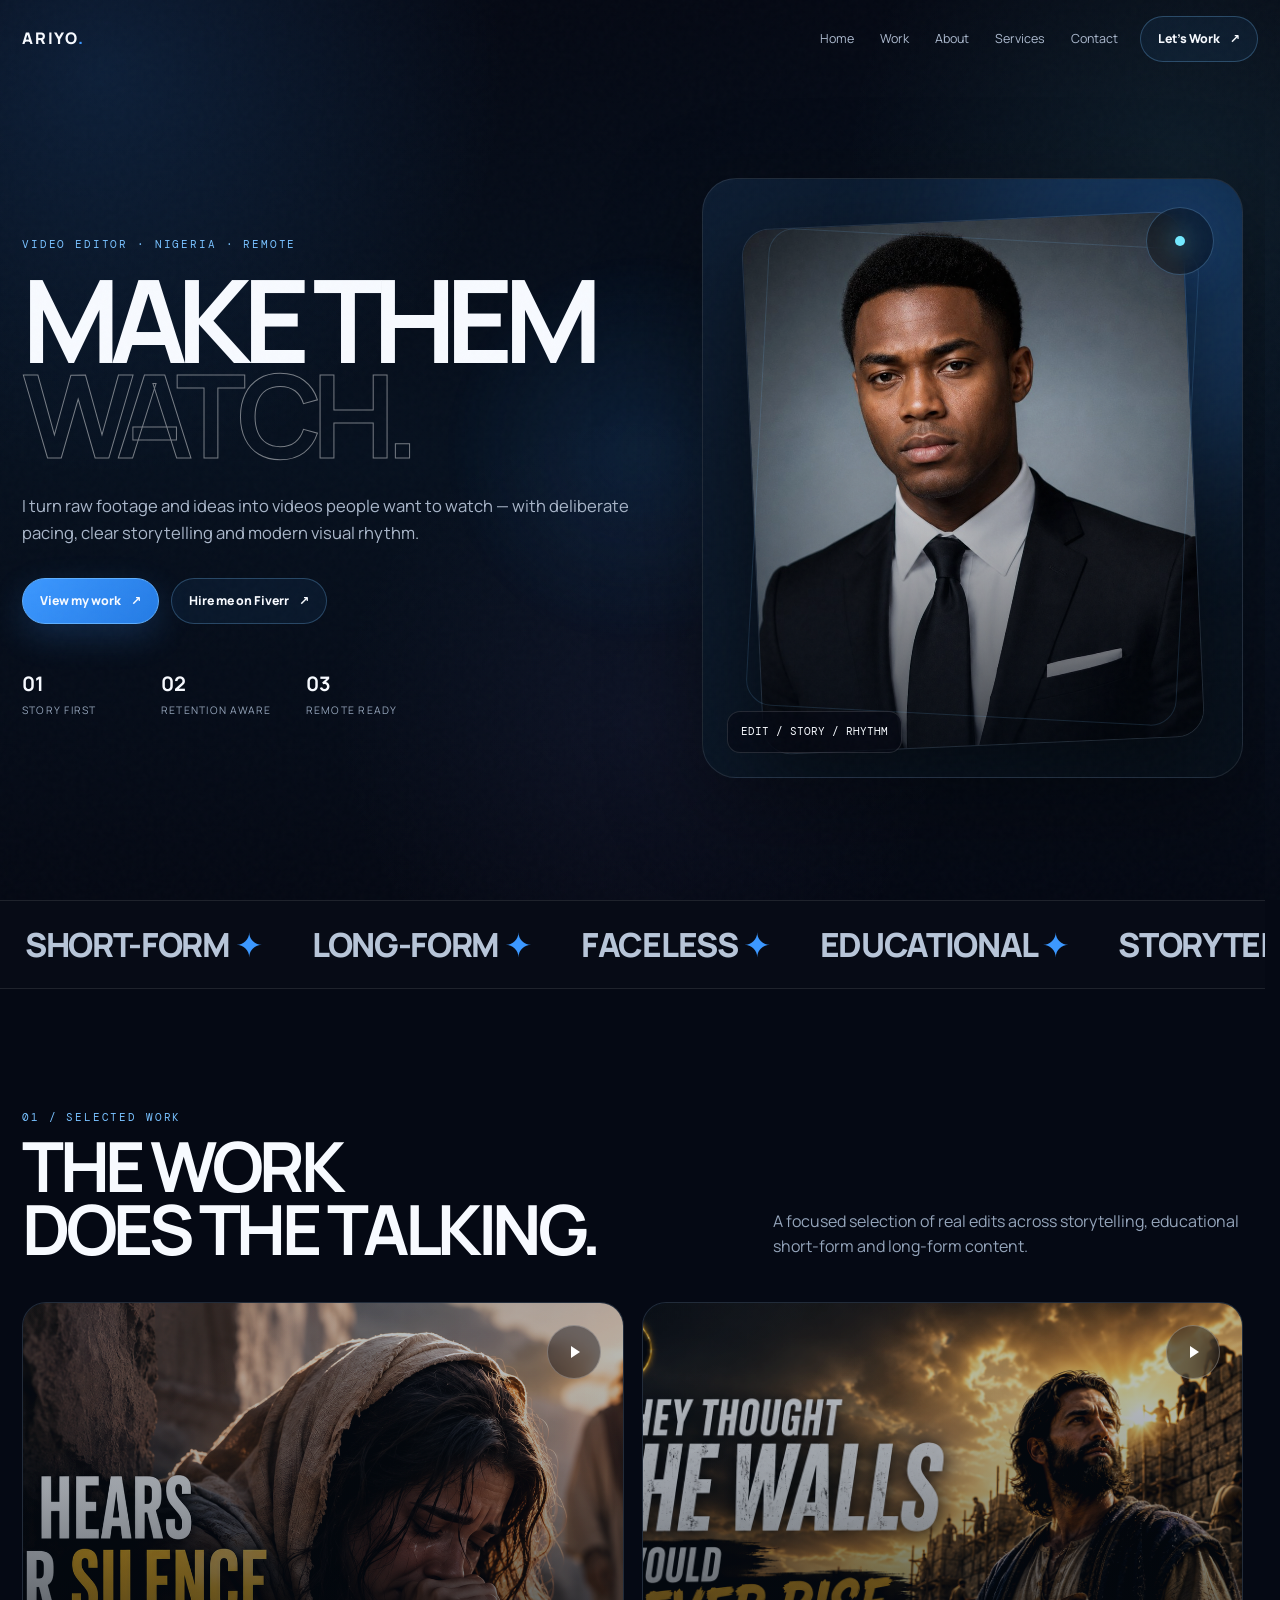
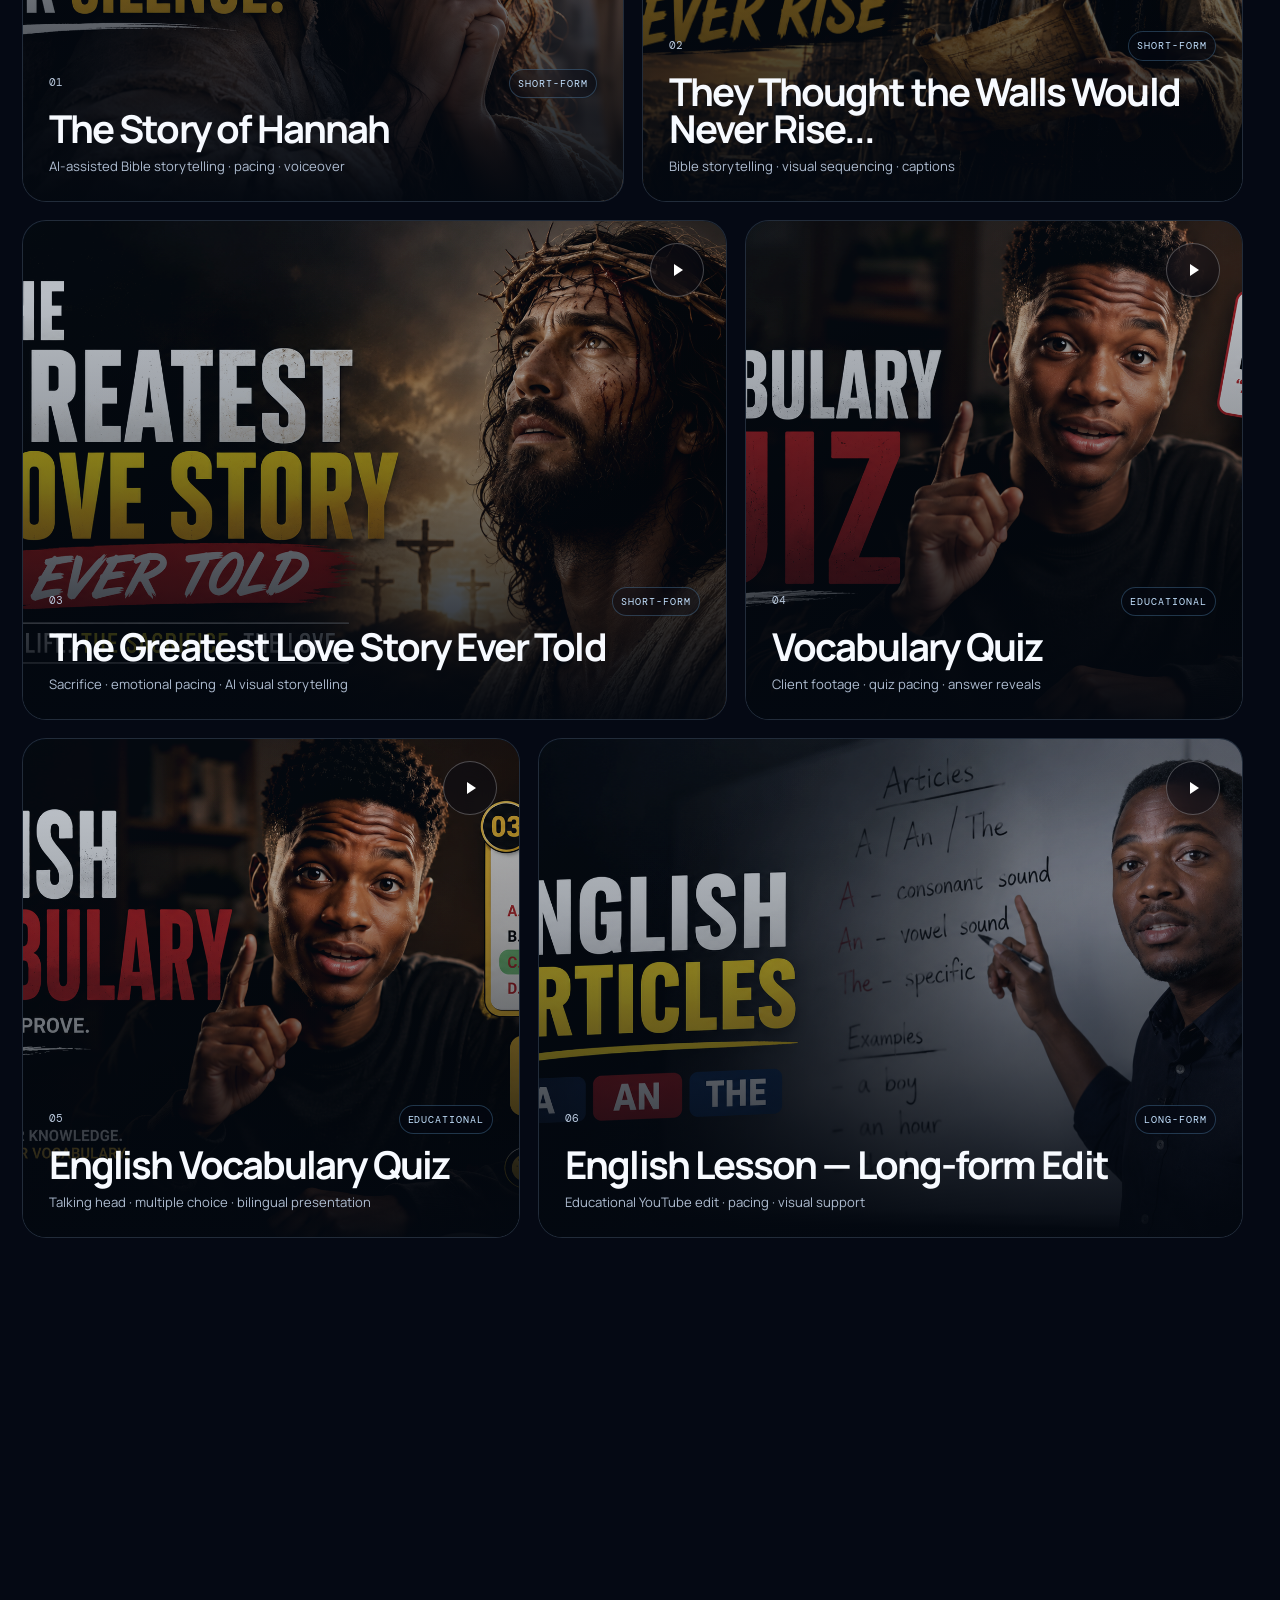
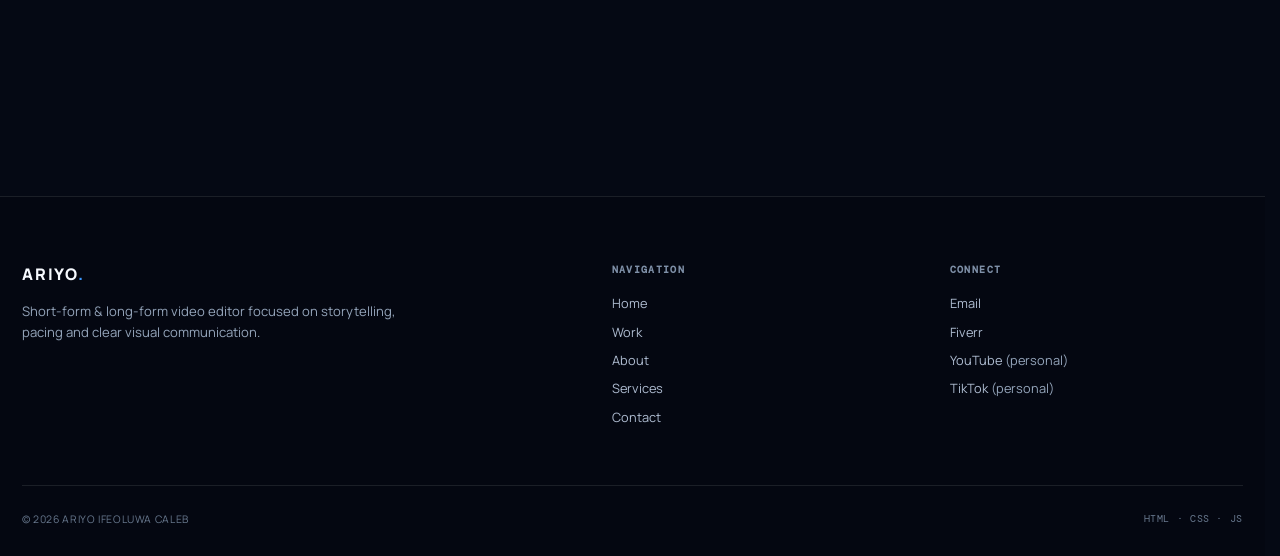
<file: index.html>
<!doctype html><html lang="en"><head><meta charset="utf-8"><meta name="viewport" content="width=device-width,initial-scale=1,viewport-fit=cover"><meta name="theme-color" content="#050914"><meta name="color-scheme" content="dark"><meta property="og:type" content="website">
<meta property="og:title" content="ARIYO — Video Editor">
<meta property="og:description" content="Short-form & long-form video editor focused on storytelling, pacing and visual communication.">
<meta property="og:image" content="https://caleb-ariyo-portfolio.vercel.app/assets/images/profile.jpg">
<meta property="og:url" content="https://caleb-ariyo-portfolio.vercel.app/">
<meta name="twitter:card" content="summary_large_image">
<meta name="twitter:title" content="ARIYO — Video Editor">
<meta name="twitter:description" content="Short-form & long-form video editor focused on storytelling, pacing and visual communication.">
<meta name="twitter:image" content="https://caleb-ariyo-portfolio.vercel.app/assets/images/profile.jpg">
<meta property="og:site_name" content="ARIYO">
<meta name="description" content="ARIYO is a video editor specializing in short-form, long-form, educational and storytelling content.">
<meta name="google-site-verification" content="ZzKZDsliS83FqBaggAQX-ZLOka5H_cVyRtpYqv3b1DQ">
<link rel="icon" href="/assets/images/favicon.svg"><link rel="stylesheet" href="/assets/css/style.css"><title>ARIYO — Video Editor Portfolio</title><script defer src="https://cdn.vercel-insights.com/v1/script.js"></script></head><body><a class="skip" href="#main">Skip to content</a><div class="progress"></div><div class="cursor-glow"></div><div class="noise"></div><div class="page-loading"><div class="loader" aria-label="Loading"></div></div><header class="site-header"><div class="container nav"><a class="brand" href="/">ARIYO<span>.</span></a><button class="menu-btn" aria-label="Open navigation" aria-expanded="false"></button><nav class="nav-links" aria-label="Primary navigation"><a class="active" href="/">Home</a><a class="" href="/work/">Work</a><a class="" href="/about/">About</a><a class="" href="/services/">Services</a><a class="" href="/contact/">Contact</a></nav><a class="nav-cta" href="/contact/">Let's Work <span>↗</span></a></div></header><main id="main">
<section class="hero"><div class="container hero-grid"><div class="reveal"><div class="eyebrow">Video Editor · Nigeria · Remote</div><h1>MAKE THEM <span class="outline">WATCH.</span></h1><p class="hero-copy">I turn raw footage and ideas into videos people want to watch — with deliberate pacing, clear storytelling and modern visual rhythm.</p><div class="actions"><a class="btn primary magnetic" href="/work/">View my work <span class="arrow">↗</span></a><a class="btn magnetic" href="https://www.fiverr.com/caleb_ariyo" target="_blank" rel="noopener">Hire me on Fiverr <span class="arrow">↗</span></a></div><div class="hero-meta"><div class="stat"><strong>01</strong><span>Story first</span></div><div class="stat"><strong>02</strong><span>Retention aware</span></div><div class="stat"><strong>03</strong><span>Remote ready</span></div></div></div><div class="hero-visual reveal" data-tilt><div class="portrait-wrap"><img src="/assets/images/profile.jpg" alt="Ariyo Ifeoluwa Caleb" width="1000" height="1000" fetchpriority="high"><div class="portrait-shade"></div></div><div class="hero-orbit" aria-hidden="true"></div><div class="hero-badge mono">EDIT / STORY / RHYTHM</div></div></div></section>
<div class="marquee" aria-label="Services"><div class="marquee-track"><span>SHORT-FORM <b>✦</b></span><span>LONG-FORM <b>✦</b></span><span>FACELESS <b>✦</b></span><span>EDUCATIONAL <b>✦</b></span><span>STORYTELLING <b>✦</b></span><span>SHORT-FORM <b>✦</b></span><span>LONG-FORM <b>✦</b></span><span>FACELESS <b>✦</b></span><span>EDUCATIONAL <b>✦</b></span><span>STORYTELLING <b>✦</b></span></div></div>
<section><div class="container"><div class="section-head reveal"><div><div class="eyebrow">01 / Selected work</div><h2>THE WORK<br>DOES THE TALKING.</h2></div><p>A focused selection of real edits across storytelling, educational short-form and long-form content.</p></div><div class="work-grid"><a class="project-card reveal" data-tilt data-category="short-form faceless" href="/projects/hannah/"><div class="project-media"><img src="/assets/images/hannah.png" alt="The Story of Hannah project still" loading="lazy" width="960"><div class="project-overlay"></div></div><div class="play-indicator" aria-hidden="true"></div><div class="project-info"><div class="project-top"><span class="project-number">01</span><span class="tag">Short-form</span></div><h3>The Story of Hannah</h3><p>AI-assisted Bible storytelling · pacing · voiceover</p></div></a><a class="project-card reveal" data-tilt data-category="short-form faceless" href="/projects/nehemiah/"><div class="project-media"><img src="/assets/images/nehemiah.png" alt="They Thought the Walls Would Never Rise... project still" loading="lazy" width="960"><div class="project-overlay"></div></div><div class="play-indicator" aria-hidden="true"></div><div class="project-info"><div class="project-top"><span class="project-number">02</span><span class="tag">Short-form</span></div><h3>They Thought the Walls Would Never Rise...</h3><p>Bible storytelling · visual sequencing · captions</p></div></a><a class="project-card reveal" data-tilt data-category="short-form faceless" href="/projects/jesus-love/"><div class="project-media"><img src="/assets/images/jesus-love.png" alt="The Greatest Love Story Ever Told project still" loading="lazy" width="960"><div class="project-overlay"></div></div><div class="play-indicator" aria-hidden="true"></div><div class="project-info"><div class="project-top"><span class="project-number">03</span><span class="tag">Short-form</span></div><h3>The Greatest Love Story Ever Told</h3><p>Sacrifice · emotional pacing · AI visual storytelling</p></div></a><a class="project-card reveal" data-tilt data-category="short-form educational" href="/projects/quiz-1/"><div class="project-media"><img src="/assets/images/quiz-1.png" alt="Vocabulary Quiz project still" loading="lazy" width="960"><div class="project-overlay"></div></div><div class="play-indicator" aria-hidden="true"></div><div class="project-info"><div class="project-top"><span class="project-number">04</span><span class="tag">Educational</span></div><h3>Vocabulary Quiz</h3><p>Client footage · quiz pacing · answer reveals</p></div></a><a class="project-card reveal" data-tilt data-category="short-form educational" href="/projects/quiz-2/"><div class="project-media"><img src="/assets/images/quiz-2.png" alt="English Vocabulary Quiz project still" loading="lazy" width="960"><div class="project-overlay"></div></div><div class="play-indicator" aria-hidden="true"></div><div class="project-info"><div class="project-top"><span class="project-number">05</span><span class="tag">Educational</span></div><h3>English Vocabulary Quiz</h3><p>Talking head · multiple choice · bilingual presentation</p></div></a><a class="project-card reveal" data-tilt data-category="long-form educational" href="/projects/long-form/"><div class="project-media"><img src="/assets/images/long-form.png" alt="English Lesson — Long-form Edit project still" loading="lazy" width="960"><div class="project-overlay"></div></div><div class="play-indicator" aria-hidden="true"></div><div class="project-info"><div class="project-top"><span class="project-number">06</span><span class="tag">Long-form</span></div><h3>English Lesson — Long-form Edit</h3><p>Educational YouTube edit · pacing · visual support</p></div></a></div></div></section>
<section><div class="container split"><div class="reveal"><div class="eyebrow">02 / My approach</div></div><div class="reveal"><p class="big-copy">Good editing isn't about adding the most effects. It's about knowing <em>when to cut</em>, what to emphasize, and how to make the next second feel worth watching.</p><div class="feature-list"><div class="feature"><div class="num">01</div><div><h3>Story first</h3><p>Every cut should serve the idea, emotion or momentum of the video.</p></div></div><div class="feature"><div class="num">02</div><div><h3>Details matter</h3><p>Captions, sound, visual consistency and pacing all shape the final experience.</p></div></div><div class="feature"><div class="num">03</div><div><h3>Always learning</h3><p>I keep refining my workflow and exploring better ways to turn raw footage into engaging content.</p></div></div></div></div></div></section>
<section><div class="container"><div class="reel-strip"><div class="mini-panel reveal"><div class="eyebrow">SHORT-FORM</div><h3>Built for attention.</h3><p>Fast, clear edits for Reels, TikTok and YouTube Shorts — from talking heads to faceless storytelling.</p></div><div class="mini-panel reveal"><div class="eyebrow">LONG-FORM</div><h3>Built for clarity.</h3><p>Longer lessons and YouTube-style content shaped around structure, pacing and visual support.</p></div></div></div></section>
<section class="cta"><div class="container"><div class="cta-box reveal"><div class="eyebrow">03 / Start a project</div><h2>LET'S MAKE<br>SOMETHING WORTH WATCHING.</h2><a class="btn primary magnetic" href="/contact/">Start a conversation <span class="arrow">↗</span></a></div></div></section></main><footer class="footer"><div class="container"><div class="footer-grid"><div><a class="brand" href="/">ARIYO<span>.</span></a><p>Short-form & long-form video editor focused on storytelling, pacing and clear visual communication.</p></div><div><h4>Navigation</h4><a href="/">Home</a><a href="/work/">Work</a><a href="/about/">About</a><a href="/services/">Services</a><a href="/contact/">Contact</a></div><div><h4>Connect</h4><a href="mailto:cyrilcaleb12@gmail.com">Email</a><a href="https://www.fiverr.com/caleb_ariyo" target="_blank" rel="noopener">Fiverr</a><a href="https://www.youtube.com/@FaithMotives0" target="_blank" rel="noopener">YouTube <span class="muted">(personal)</span></a><a href="https://www.tiktok.com/@faithmotives0" target="_blank" rel="noopener">TikTok <span class="muted">(personal)</span></a></div></div><div class="copyright"><span>© <span data-year></span> ARIYO IFEOLUWA CALEB</span><span class="mono">HTML · CSS · JS</span></div></div></footer><script src="/assets/js/main.js"></script></body></html>
</file>
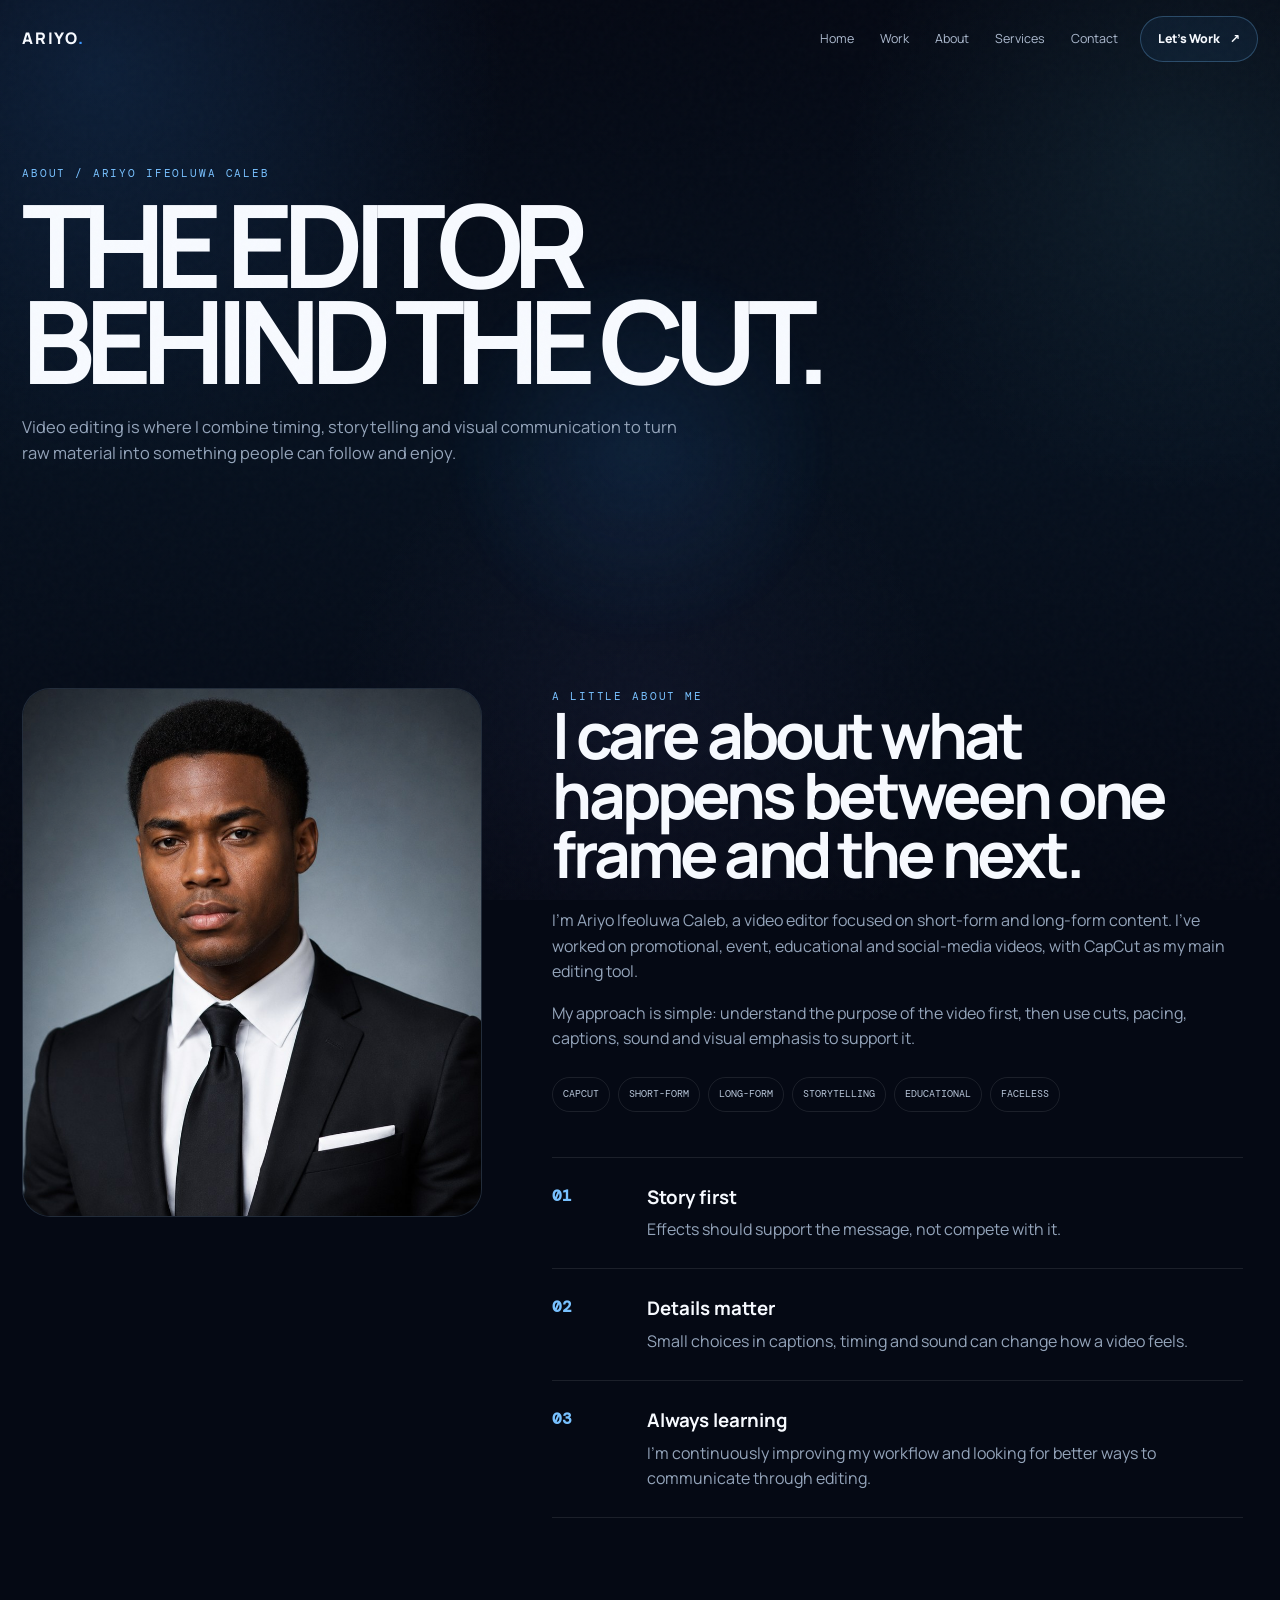
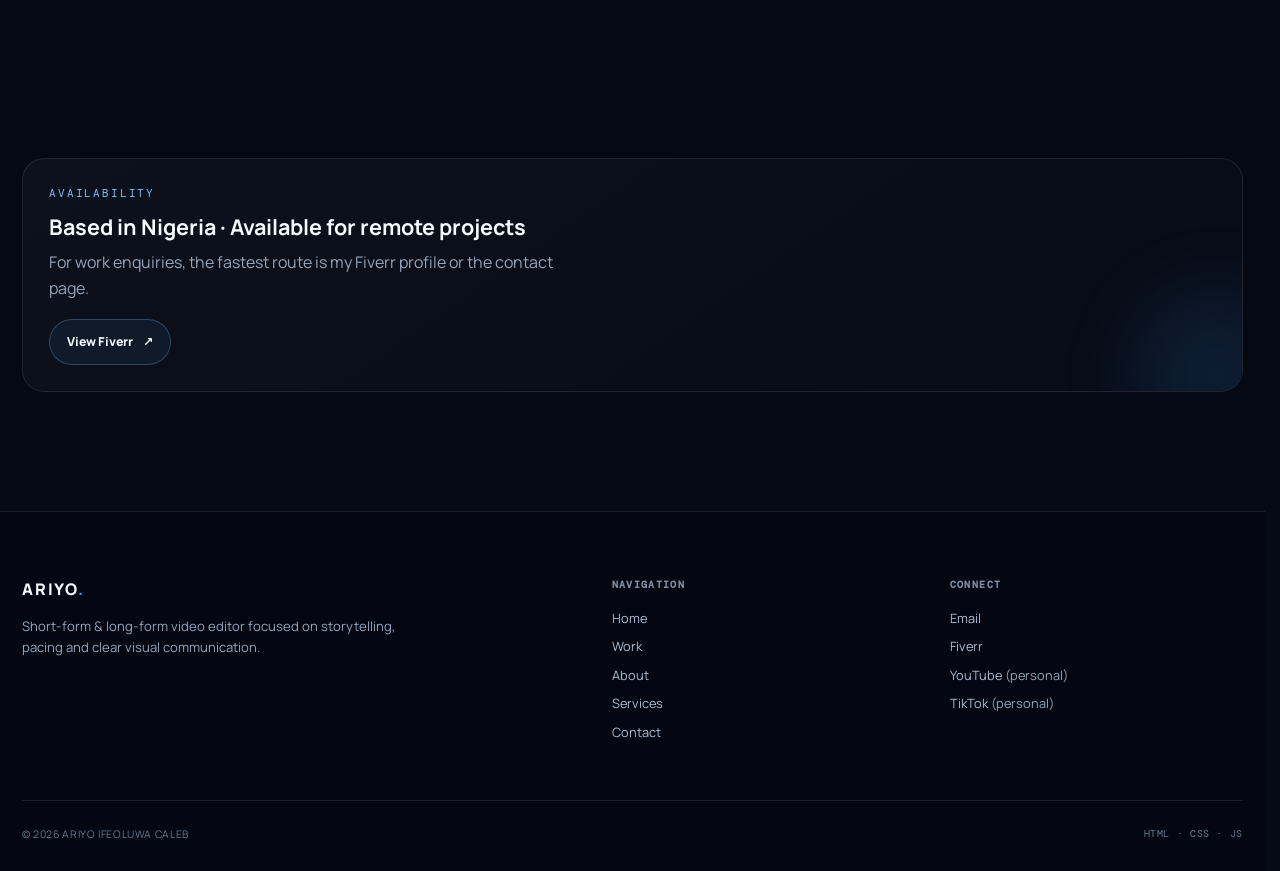
<file: about/index.html>
<!doctype html><html lang="en"><head><meta charset="utf-8"><meta name="viewport" content="width=device-width,initial-scale=1,viewport-fit=cover"><meta name="theme-color" content="#050914"><meta name="color-scheme" content="dark"><meta name="description" content="About Ariyo Ifeoluwa Caleb, a video editor based in Nigeria."><meta property="og:title" content="About — ARIYO"><meta property="og:description" content="About Ariyo Ifeoluwa Caleb, a video editor based in Nigeria."><meta property="og:type" content="website"><link rel="icon" href="/assets/images/favicon.svg"><link rel="stylesheet" href="/assets/css/style.css"><title>About — ARIYO</title><script defer src="https://cdn.vercel-insights.com/v1/script.js"></script></head><body><a class="skip" href="#main">Skip to content</a><div class="progress"></div><div class="cursor-glow"></div><div class="noise"></div><div class="page-loading"><div class="loader" aria-label="Loading"></div></div><header class="site-header"><div class="container nav"><a class="brand" href="/">ARIYO<span>.</span></a><button class="menu-btn" aria-label="Open navigation" aria-expanded="false"></button><nav class="nav-links" aria-label="Primary navigation"><a class="" href="/">Home</a><a class="" href="/work/">Work</a><a class="active" href="/about/">About</a><a class="" href="/services/">Services</a><a class="" href="/contact/">Contact</a></nav><a class="nav-cta" href="/contact/">Let's Work <span>↗</span></a></div></header><main id="main"><section class="page-hero"><div class="container reveal"><div class="eyebrow">About / Ariyo Ifeoluwa Caleb</div><h1>THE EDITOR<br>BEHIND THE CUT.</h1><p>Video editing is where I combine timing, storytelling and visual communication to turn raw material into something people can follow and enjoy.</p></div></section><section><div class="container about-grid"><div class="about-photo reveal"><img src="/assets/images/profile.jpg" alt="Ariyo Ifeoluwa Caleb" loading="lazy"></div><div class="about-copy reveal"><div class="eyebrow">A little about me</div><h2>I care about what happens between one frame and the next.</h2><p class="muted">I'm Ariyo Ifeoluwa Caleb, a video editor focused on short-form and long-form content. I've worked on promotional, event, educational and social-media videos, with CapCut as my main editing tool.</p><p class="muted">My approach is simple: understand the purpose of the video first, then use cuts, pacing, captions, sound and visual emphasis to support it.</p><div class="pill-row"><span class="pill">CAPCUT</span><span class="pill">SHORT-FORM</span><span class="pill">LONG-FORM</span><span class="pill">STORYTELLING</span><span class="pill">EDUCATIONAL</span><span class="pill">FACELESS</span></div><div class="values"><div class="value"><strong>01</strong><div><h3>Story first</h3><p>Effects should support the message, not compete with it.</p></div></div><div class="value"><strong>02</strong><div><h3>Details matter</h3><p>Small choices in captions, timing and sound can change how a video feels.</p></div></div><div class="value"><strong>03</strong><div><h3>Always learning</h3><p>I'm continuously improving my workflow and looking for better ways to communicate through editing.</p></div></div></div></div></div></section><section><div class="container"><div class="mini-panel reveal"><div class="eyebrow">Availability</div><h3>Based in Nigeria · Available for remote projects</h3><p>For work enquiries, the fastest route is my Fiverr profile or the contact page.</p><a class="btn" style="margin-top:18px" href="https://www.fiverr.com/caleb_ariyo" target="_blank" rel="noopener">View Fiverr <span class="arrow">↗</span></a></div></div></section></main><footer class="footer"><div class="container"><div class="footer-grid"><div><a class="brand" href="/">ARIYO<span>.</span></a><p>Short-form & long-form video editor focused on storytelling, pacing and clear visual communication.</p></div><div><h4>Navigation</h4><a href="/">Home</a><a href="/work/">Work</a><a href="/about/">About</a><a href="/services/">Services</a><a href="/contact/">Contact</a></div><div><h4>Connect</h4><a href="mailto:YOUR_EMAIL@example.com">Email</a><a href="https://www.fiverr.com/caleb_ariyo" target="_blank" rel="noopener">Fiverr</a><a href="https://www.youtube.com/@FaithMotives0" target="_blank" rel="noopener">YouTube <span class="muted">(personal)</span></a><a href="https://www.tiktok.com/@faithmotives0" target="_blank" rel="noopener">TikTok <span class="muted">(personal)</span></a></div></div><div class="copyright"><span>© <span data-year></span> ARIYO IFEOLUWA CALEB</span><span class="mono">HTML · CSS · JS</span></div></div></footer><script src="/assets/js/main.js"></script></body></html>
</file>
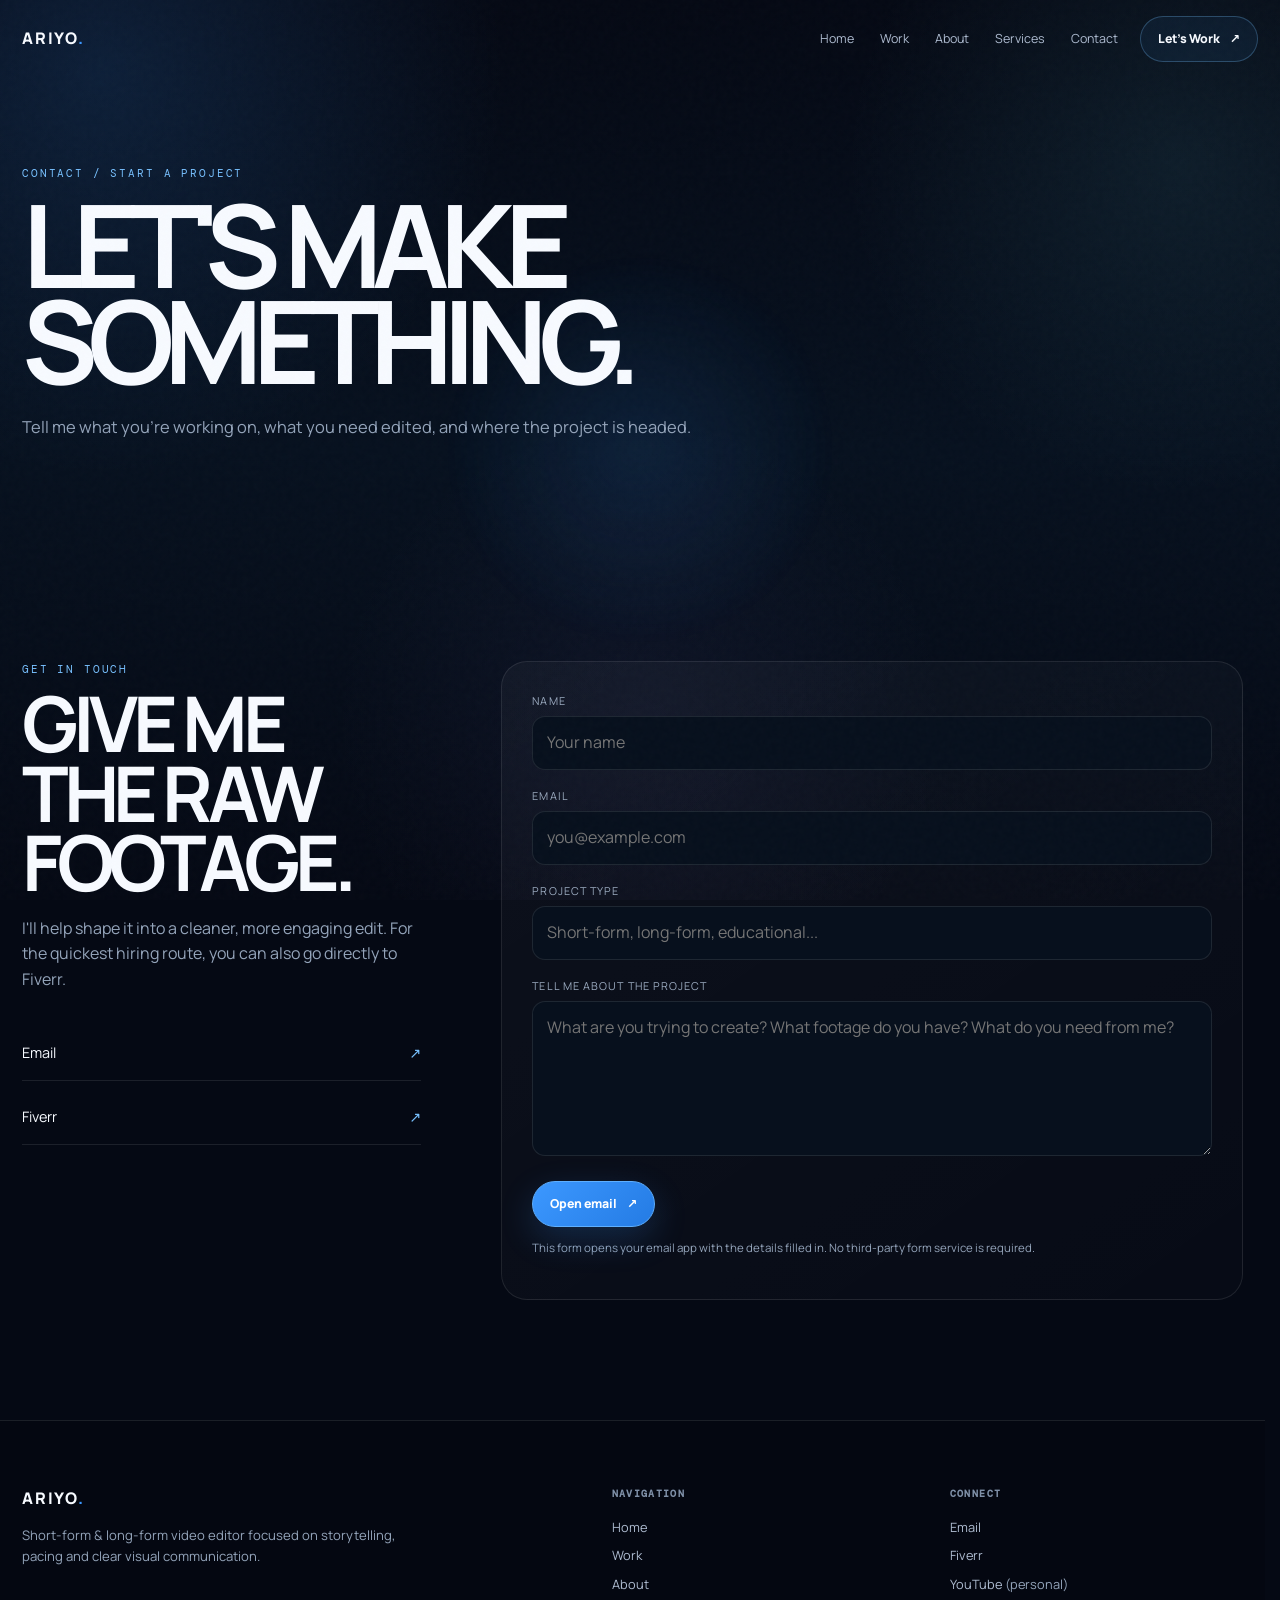
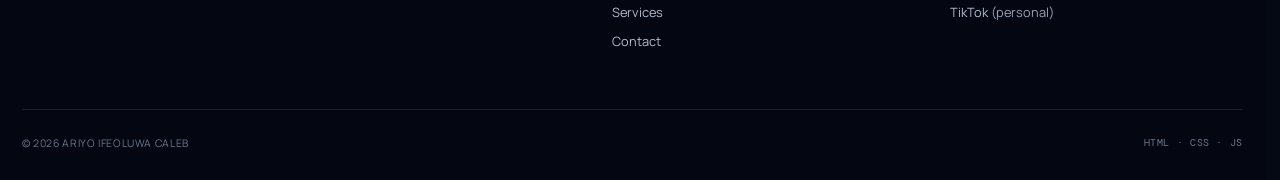
<file: contact/index.html>
<!doctype html><html lang="en"><head><meta charset="utf-8"><meta name="viewport" content="width=device-width,initial-scale=1,viewport-fit=cover"><meta name="theme-color" content="#050914"><meta name="color-scheme" content="dark"><meta name="description" content="Contact Ariyo Ifeoluwa Caleb for video editing projects."><meta property="og:title" content="Contact — ARIYO"><meta property="og:description" content="Contact Ariyo Ifeoluwa Caleb for video editing projects."><meta property="og:type" content="website"><link rel="icon" href="/assets/images/favicon.svg"><link rel="stylesheet" href="/assets/css/style.css"><title>Contact — ARIYO</title><script defer src="https://cdn.vercel-insights.com/v1/script.js"></script></head><body><a class="skip" href="#main">Skip to content</a><div class="progress"></div><div class="cursor-glow"></div><div class="noise"></div><div class="page-loading"><div class="loader" aria-label="Loading"></div></div><header class="site-header"><div class="container nav"><a class="brand" href="/">ARIYO<span>.</span></a><button class="menu-btn" aria-label="Open navigation" aria-expanded="false"></button><nav class="nav-links" aria-label="Primary navigation"><a class="" href="/">Home</a><a class="" href="/work/">Work</a><a class="" href="/about/">About</a><a class="" href="/services/">Services</a><a class="active" href="/contact/">Contact</a></nav><a class="nav-cta" href="/contact/">Let's Work <span>↗</span></a></div></header><main id="main"><section class="page-hero"><div class="container reveal"><div class="eyebrow">Contact / Start a project</div><h1>LET'S MAKE<br>SOMETHING.</h1><p>Tell me what you're working on, what you need edited, and where the project is headed.</p></div></section><section><div class="container contact-grid"><div class="contact-copy reveal"><div class="eyebrow">Get in touch</div><h2>GIVE ME THE RAW FOOTAGE.</h2><p>I'll help shape it into a cleaner, more engaging edit. For the quickest hiring route, you can also go directly to Fiverr.</p><div class="contact-links"><a class="contact-link" href="mailto:cyrilcaleb12@gmail.com"><span>Email</span><span>↗</span></a><a class="contact-link" href="https://www.fiverr.com/caleb_ariyo" target="_blank" rel="noopener"><span>Fiverr</span><span>↗</span></a></div></div><form class="contact-form reveal" id="contact-form"><div class="field"><label for="name">Name</label><input id="name" name="name" required autocomplete="name" placeholder="Your name"></div><div class="field"><label for="email">Email</label><input id="email" type="email" name="email" required autocomplete="email" placeholder="you@example.com"></div><div class="field"><label for="type">Project type</label><input id="type" name="type" placeholder="Short-form, long-form, educational..." list="project-types"><datalist id="project-types"><option value="Short-form"></option><option value="Long-form"></option><option value="Faceless video"></option><option value="Educational content"></option></datalist></div><div class="field"><label for="message">Tell me about the project</label><textarea id="message" name="message" required placeholder="What are you trying to create? What footage do you have? What do you need from me?"></textarea></div><button class="btn primary magnetic" type="submit">Open email <span class="arrow">↗</span></button><p class="form-note">This form opens your email app with the details filled in. No third-party form service is required.</p><p class="form-status" hidden></p></form></div></section></main><footer class="footer"><div class="container"><div class="footer-grid"><div><a class="brand" href="/">ARIYO<span>.</span></a><p>Short-form & long-form video editor focused on storytelling, pacing and clear visual communication.</p></div><div><h4>Navigation</h4><a href="/">Home</a><a href="/work/">Work</a><a href="/about/">About</a><a href="/services/">Services</a><a href="/contact/">Contact</a></div><div><h4>Connect</h4><a href="mailto:cyrilcaleb12@gmail.com">Email</a><a href="https://www.fiverr.com/caleb_ariyo" target="_blank" rel="noopener">Fiverr</a><a href="https://www.youtube.com/@FaithMotives0" target="_blank" rel="noopener">YouTube <span class="muted">(personal)</span></a><a href="https://www.tiktok.com/@faithmotives0" target="_blank" rel="noopener">TikTok <span class="muted">(personal)</span></a></div></div><div class="copyright"><span>© <span data-year></span> ARIYO IFEOLUWA CALEB</span><span class="mono">HTML · CSS · JS</span></div></div></footer><script src="/assets/js/main.js"></script></body></html>
</file>
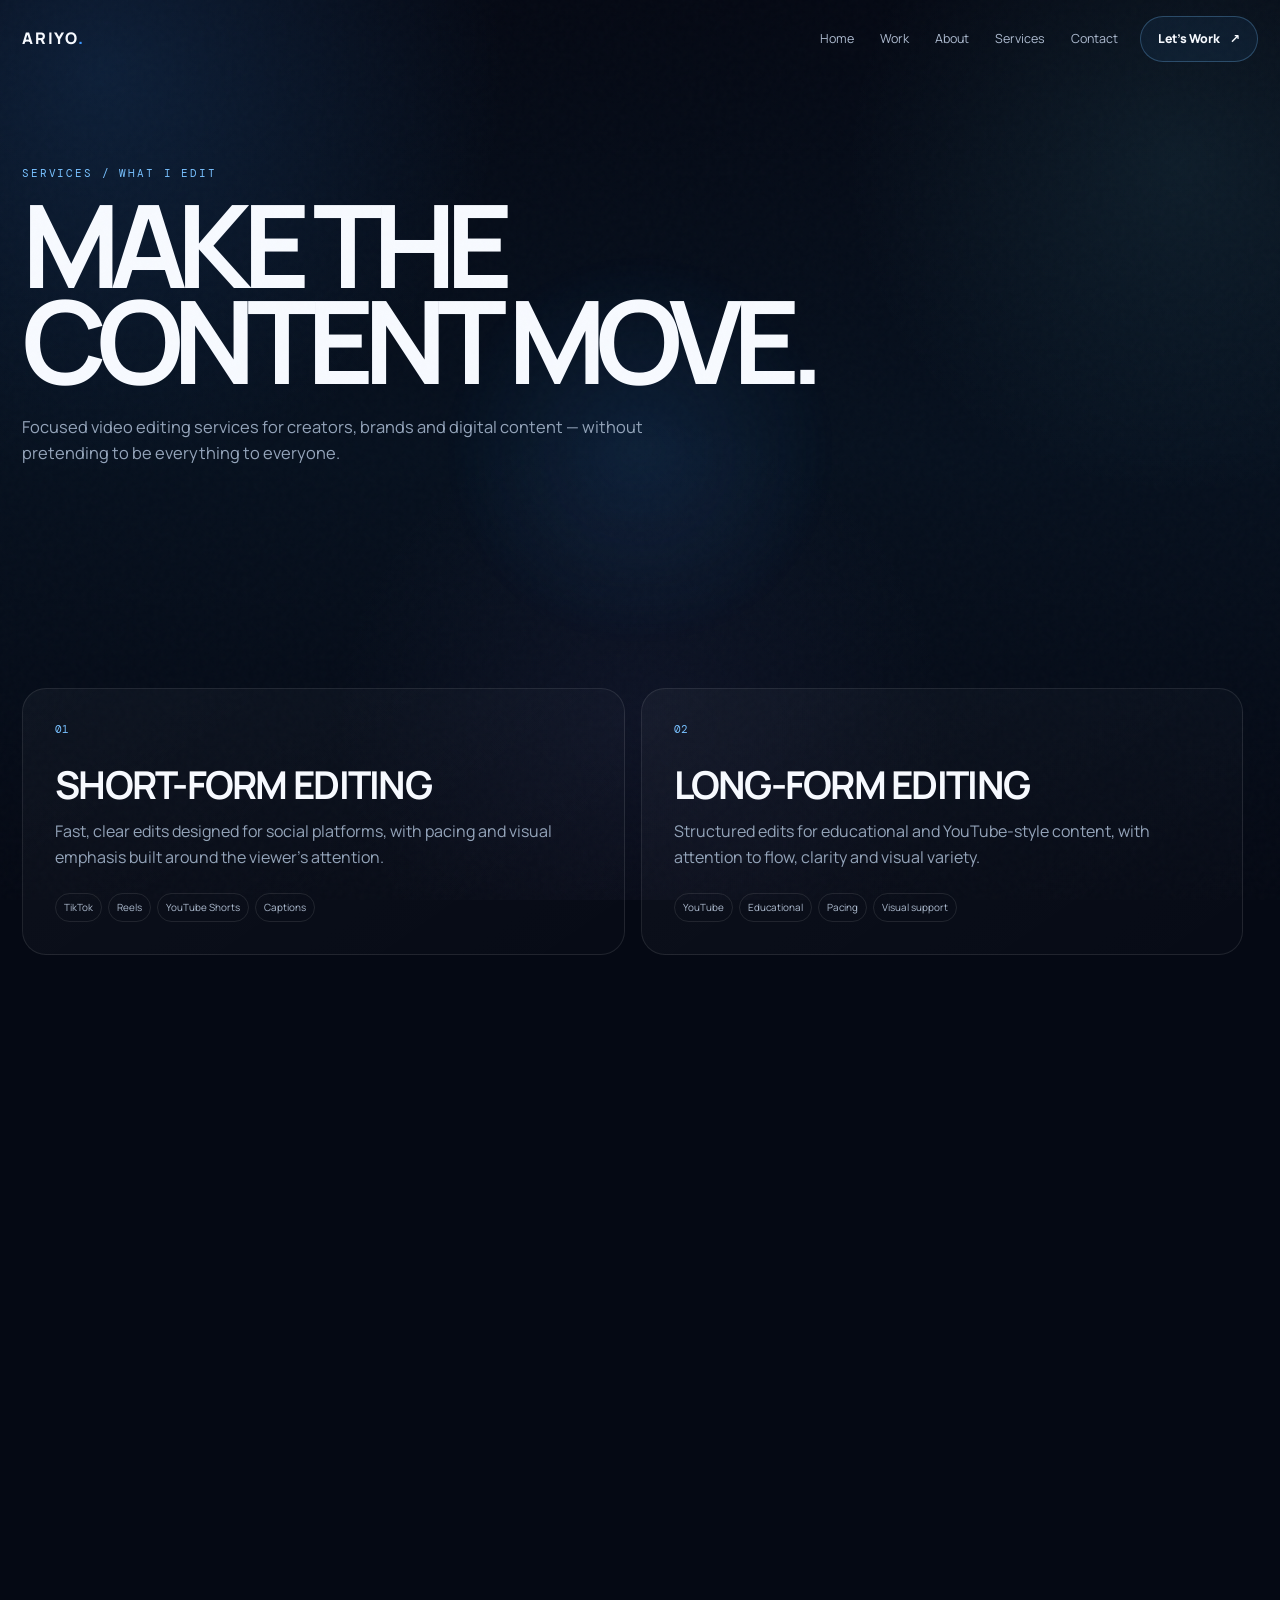
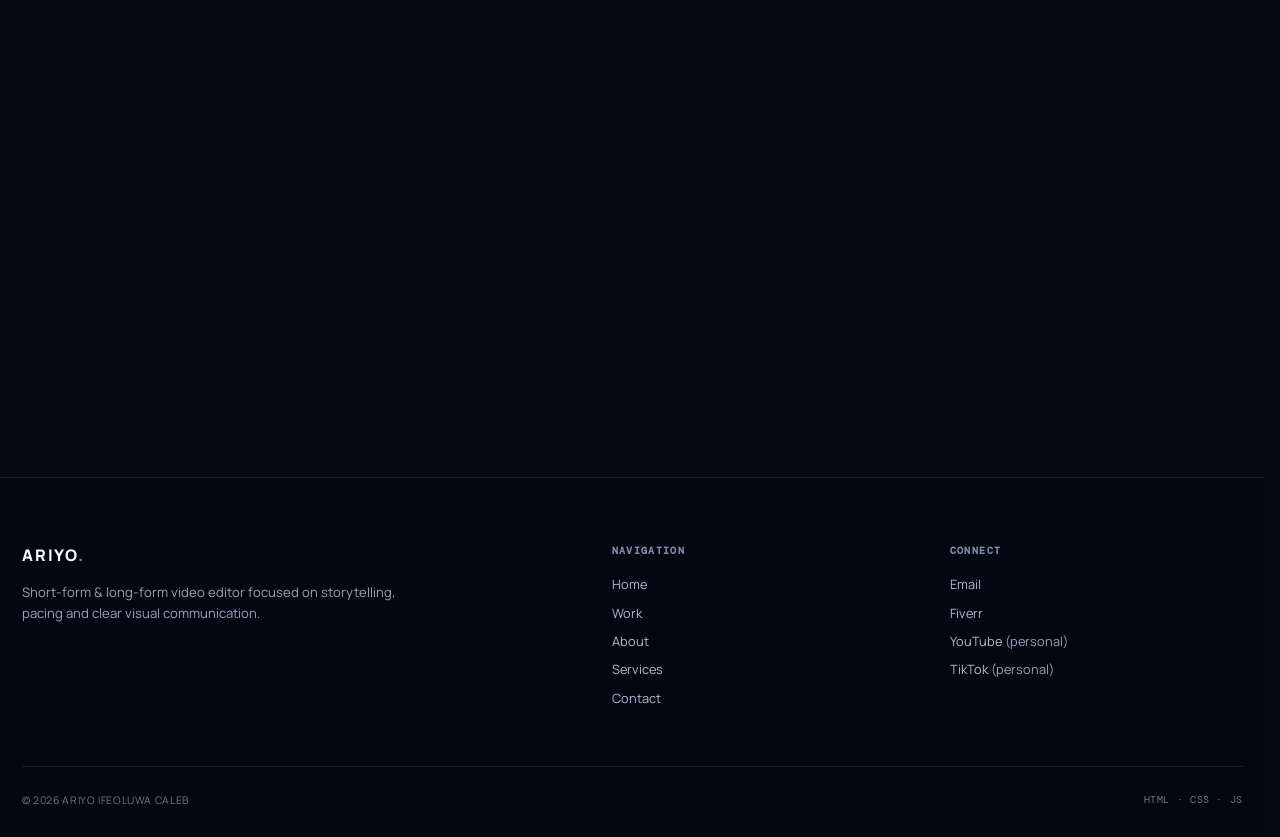
<file: services/index.html>
<!doctype html><html lang="en"><head><meta charset="utf-8"><meta name="viewport" content="width=device-width,initial-scale=1,viewport-fit=cover"><meta name="theme-color" content="#050914"><meta name="color-scheme" content="dark"><meta name="description" content="Video editing services by Ariyo Ifeoluwa Caleb: short-form, long-form, faceless and educational content."><meta property="og:title" content="Services — ARIYO"><meta property="og:description" content="Video editing services by Ariyo Ifeoluwa Caleb: short-form, long-form, faceless and educational content."><meta property="og:type" content="website"><link rel="icon" href="/assets/images/favicon.svg"><link rel="stylesheet" href="/assets/css/style.css"><title>Services — ARIYO</title><script defer src="https://cdn.vercel-insights.com/v1/script.js"></script></head><body><a class="skip" href="#main">Skip to content</a><div class="progress"></div><div class="cursor-glow"></div><div class="noise"></div><div class="page-loading"><div class="loader" aria-label="Loading"></div></div><header class="site-header"><div class="container nav"><a class="brand" href="/">ARIYO<span>.</span></a><button class="menu-btn" aria-label="Open navigation" aria-expanded="false"></button><nav class="nav-links" aria-label="Primary navigation"><a class="" href="/">Home</a><a class="" href="/work/">Work</a><a class="" href="/about/">About</a><a class="active" href="/services/">Services</a><a class="" href="/contact/">Contact</a></nav><a class="nav-cta" href="/contact/">Let's Work <span>↗</span></a></div></header><main id="main"><section class="page-hero"><div class="container reveal"><div class="eyebrow">Services / What I edit</div><h1>MAKE THE<br>CONTENT MOVE.</h1><p>Focused video editing services for creators, brands and digital content — without pretending to be everything to everyone.</p></div></section><section><div class="container services-grid"><article class="service reveal"><div class="service-no">01</div><h2>SHORT-FORM EDITING</h2><p>Fast, clear edits designed for social platforms, with pacing and visual emphasis built around the viewer's attention.</p><div class="chips"><span class="chip">TikTok</span><span class="chip">Reels</span><span class="chip">YouTube Shorts</span><span class="chip">Captions</span></div></article><article class="service reveal"><div class="service-no">02</div><h2>LONG-FORM EDITING</h2><p>Structured edits for educational and YouTube-style content, with attention to flow, clarity and visual variety.</p><div class="chips"><span class="chip">YouTube</span><span class="chip">Educational</span><span class="chip">Pacing</span><span class="chip">Visual support</span></div></article><article class="service reveal"><div class="service-no">03</div><h2>FACELESS VIDEO EDITING</h2><p>Story-led faceless content using AI-assisted visuals, voiceover, captions, music and sound effects where appropriate.</p><div class="chips"><span class="chip">AI visuals</span><span class="chip">Voiceover</span><span class="chip">Storytelling</span><span class="chip">Sound</span></div></article><article class="service reveal"><div class="service-no">04</div><h2>EDUCATIONAL CONTENT</h2><p>Talking-head lessons and quizzes shaped into clearer, more interactive short-form or long-form learning experiences.</p><div class="chips"><span class="chip">Quiz formats</span><span class="chip">Answer reveals</span><span class="chip">Typography</span><span class="chip">Subtitles</span></div></article></div></section><section class="cta"><div class="container"><div class="cta-box reveal"><div class="eyebrow">Have footage ready?</div><h2>LET'S TURN IT<br>INTO SOMETHING CLEAR.</h2><a class="btn primary" href="/contact/">Tell me about the project <span class="arrow">↗</span></a></div></div></section></main><footer class="footer"><div class="container"><div class="footer-grid"><div><a class="brand" href="/">ARIYO<span>.</span></a><p>Short-form & long-form video editor focused on storytelling, pacing and clear visual communication.</p></div><div><h4>Navigation</h4><a href="/">Home</a><a href="/work/">Work</a><a href="/about/">About</a><a href="/services/">Services</a><a href="/contact/">Contact</a></div><div><h4>Connect</h4><a href="mailto:cyrilcaleb12@gmail.com">Email</a><a href="https://www.fiverr.com/caleb_ariyo" target="_blank" rel="noopener">Fiverr</a><a href="https://www.youtube.com/@FaithMotives0" target="_blank" rel="noopener">YouTube <span class="muted">(personal)</span></a><a href="https://www.tiktok.com/@faithmotives0" target="_blank" rel="noopener">TikTok <span class="muted">(personal)</span></a></div></div><div class="copyright"><span>© <span data-year></span> ARIYO IFEOLUWA CALEB</span><span class="mono">HTML · CSS · JS</span></div></div></footer><script src="/assets/js/main.js"></script></body></html>
</file>
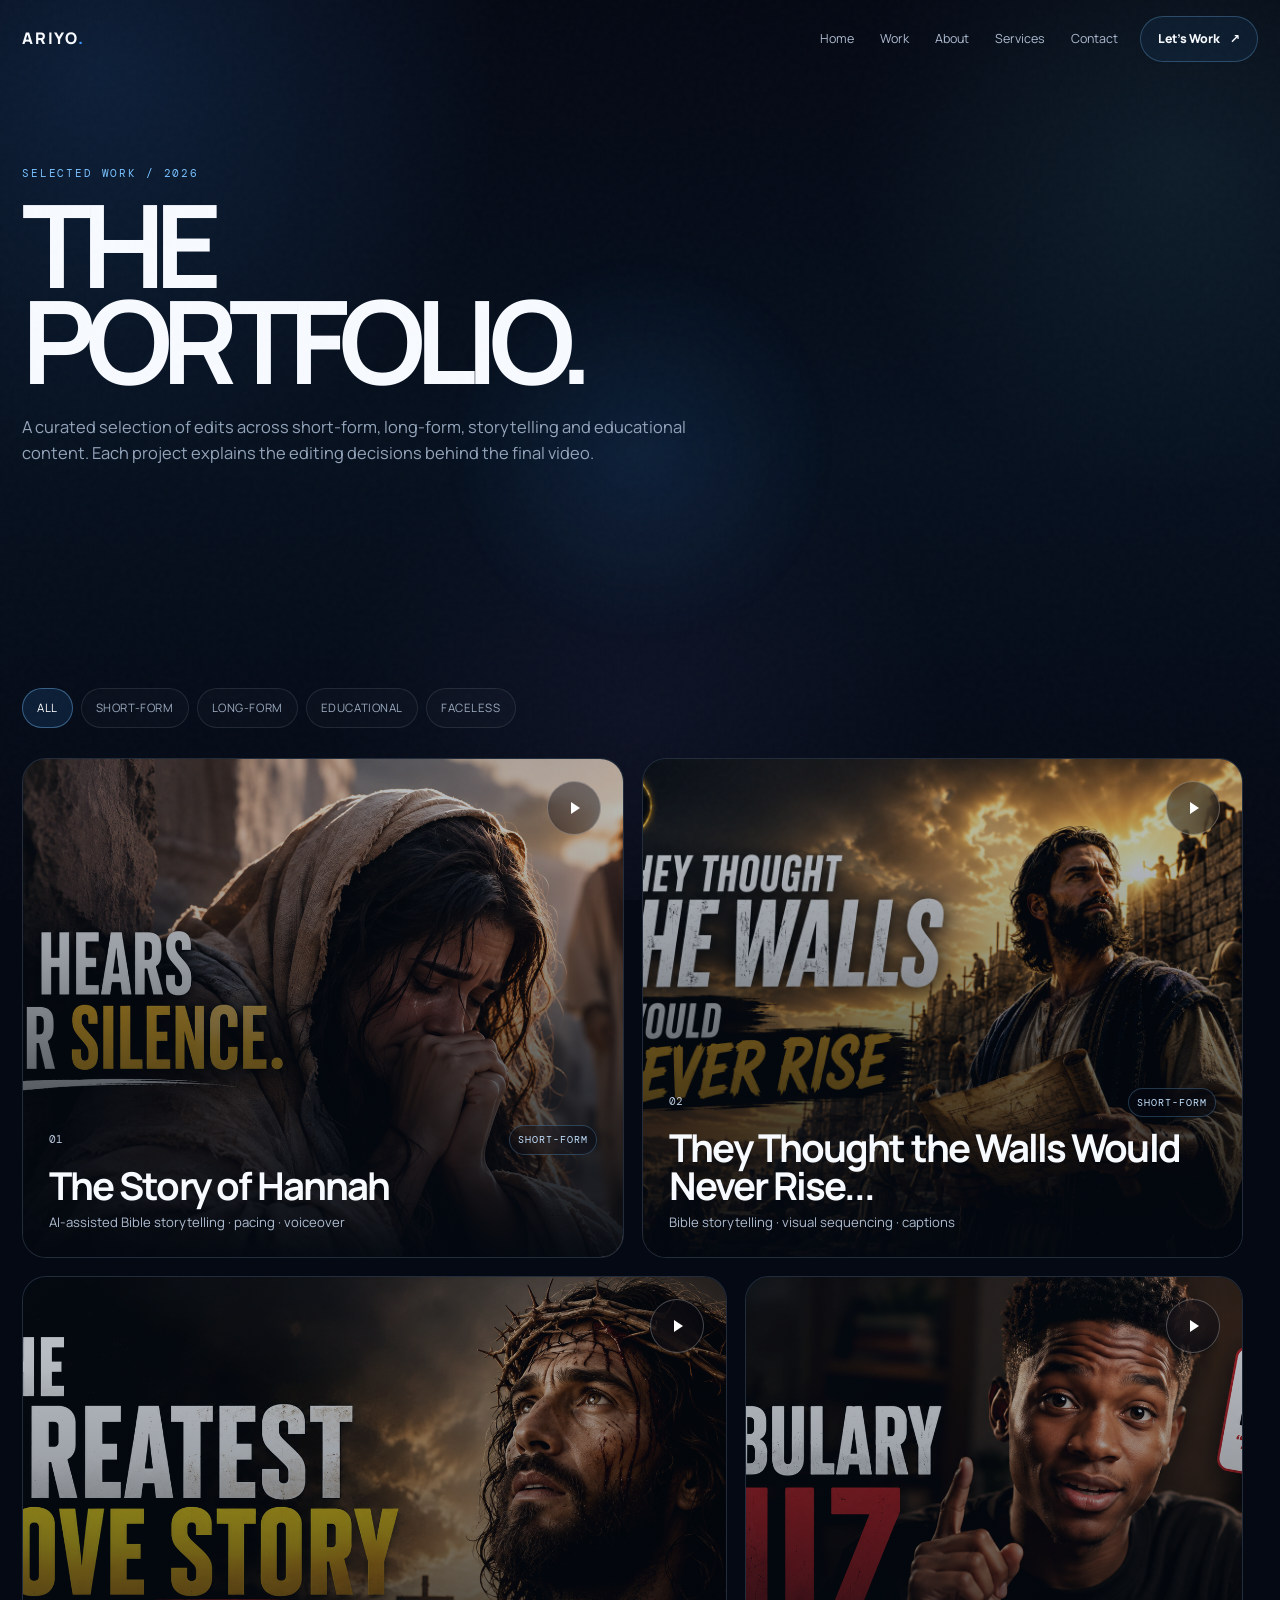
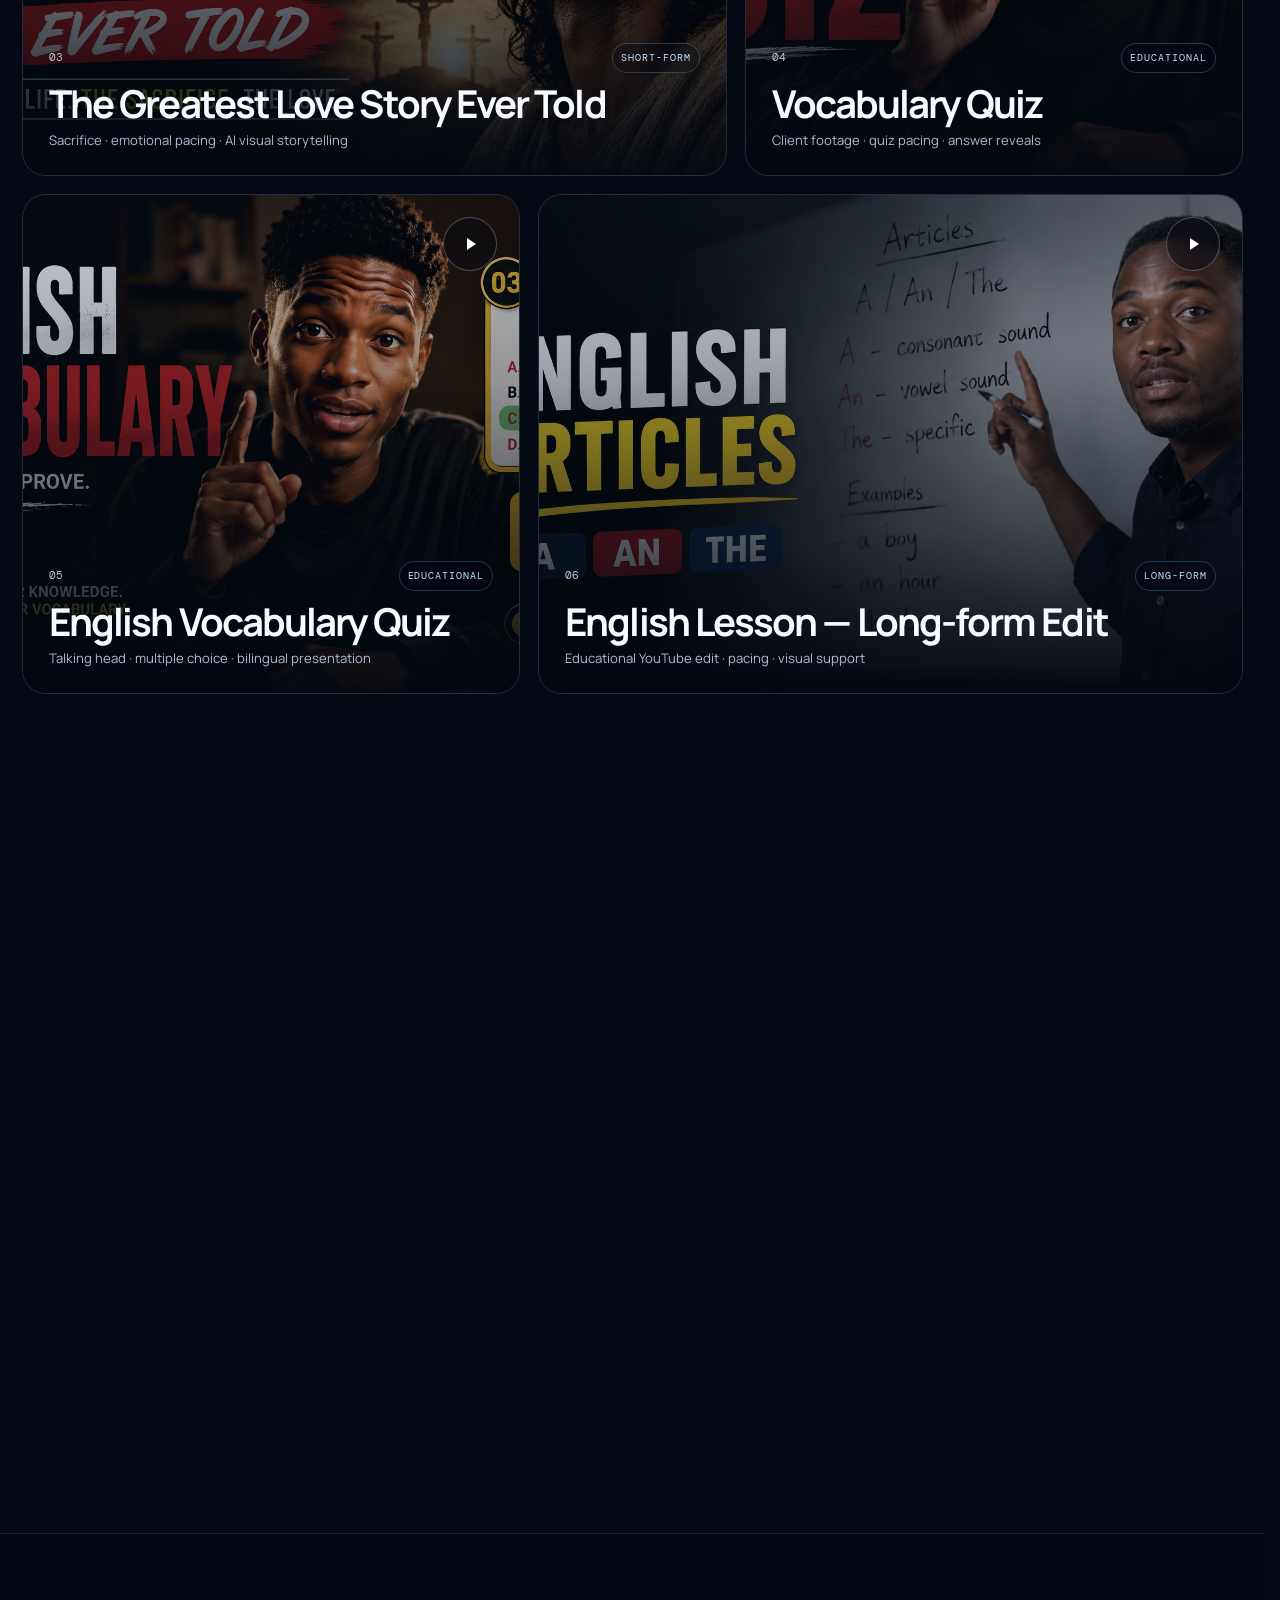
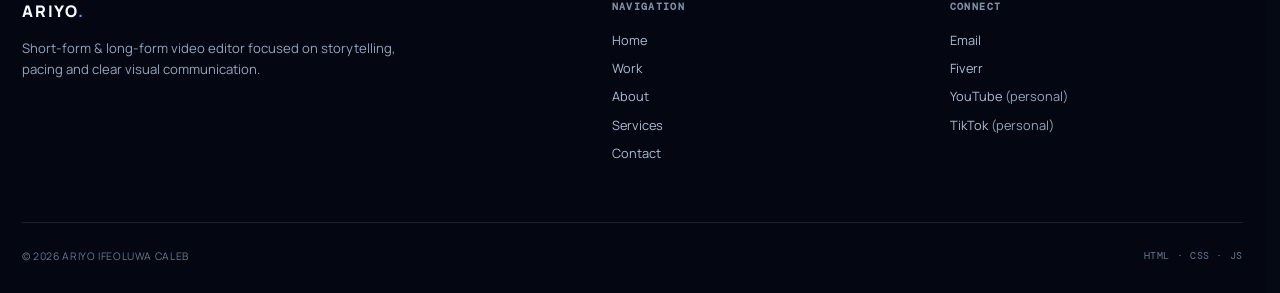
<file: work/index.html>
<!doctype html><html lang="en"><head><meta charset="utf-8"><meta name="viewport" content="width=device-width,initial-scale=1,viewport-fit=cover"><meta name="theme-color" content="#050914"><meta name="color-scheme" content="dark"><meta name="description" content="Selected video editing work by Ariyo Ifeoluwa Caleb."><meta property="og:title" content="Work — ARIYO"><meta property="og:description" content="Selected video editing work by Ariyo Ifeoluwa Caleb."><meta property="og:type" content="website"><link rel="icon" href="/assets/images/favicon.svg"><link rel="stylesheet" href="/assets/css/style.css"><title>Work — ARIYO</title><script defer src="https://cdn.vercel-insights.com/v1/script.js"></script></head><body><a class="skip" href="#main">Skip to content</a><div class="progress"></div><div class="cursor-glow"></div><div class="noise"></div><div class="page-loading"><div class="loader" aria-label="Loading"></div></div><header class="site-header"><div class="container nav"><a class="brand" href="/">ARIYO<span>.</span></a><button class="menu-btn" aria-label="Open navigation" aria-expanded="false"></button><nav class="nav-links" aria-label="Primary navigation"><a class="" href="/">Home</a><a class="active" href="/work/">Work</a><a class="" href="/about/">About</a><a class="" href="/services/">Services</a><a class="" href="/contact/">Contact</a></nav><a class="nav-cta" href="/contact/">Let's Work <span>↗</span></a></div></header><main id="main"><section class="page-hero"><div class="container reveal"><div class="eyebrow">Selected work / 2026</div><h1>THE<br>PORTFOLIO.</h1><p>A curated selection of edits across short-form, long-form, storytelling and educational content. Each project explains the editing decisions behind the final video.</p></div></section><section><div class="container"><div class="filters reveal"><button class="filter active" data-filter="all">All</button><button class="filter" data-filter="short-form">Short-form</button><button class="filter" data-filter="long-form">Long-form</button><button class="filter" data-filter="educational">Educational</button><button class="filter" data-filter="faceless">Faceless</button></div><div class="work-grid"><a class="project-card reveal" data-tilt data-category="short-form faceless" href="/projects/hannah/"><div class="project-media"><img src="/assets/images/hannah.png" alt="The Story of Hannah project still" loading="lazy" width="960"><div class="project-overlay"></div></div><div class="play-indicator" aria-hidden="true"></div><div class="project-info"><div class="project-top"><span class="project-number">01</span><span class="tag">Short-form</span></div><h3>The Story of Hannah</h3><p>AI-assisted Bible storytelling · pacing · voiceover</p></div></a><a class="project-card reveal" data-tilt data-category="short-form faceless" href="/projects/nehemiah/"><div class="project-media"><img src="/assets/images/nehemiah.png" alt="They Thought the Walls Would Never Rise... project still" loading="lazy" width="960"><div class="project-overlay"></div></div><div class="play-indicator" aria-hidden="true"></div><div class="project-info"><div class="project-top"><span class="project-number">02</span><span class="tag">Short-form</span></div><h3>They Thought the Walls Would Never Rise...</h3><p>Bible storytelling · visual sequencing · captions</p></div></a><a class="project-card reveal" data-tilt data-category="short-form faceless" href="/projects/jesus-love/"><div class="project-media"><img src="/assets/images/jesus-love.png" alt="The Greatest Love Story Ever Told project still" loading="lazy" width="960"><div class="project-overlay"></div></div><div class="play-indicator" aria-hidden="true"></div><div class="project-info"><div class="project-top"><span class="project-number">03</span><span class="tag">Short-form</span></div><h3>The Greatest Love Story Ever Told</h3><p>Sacrifice · emotional pacing · AI visual storytelling</p></div></a><a class="project-card reveal" data-tilt data-category="short-form educational" href="/projects/quiz-1/"><div class="project-media"><img src="/assets/images/quiz-1.png" alt="Vocabulary Quiz project still" loading="lazy" width="960"><div class="project-overlay"></div></div><div class="play-indicator" aria-hidden="true"></div><div class="project-info"><div class="project-top"><span class="project-number">04</span><span class="tag">Educational</span></div><h3>Vocabulary Quiz</h3><p>Client footage · quiz pacing · answer reveals</p></div></a><a class="project-card reveal" data-tilt data-category="short-form educational" href="/projects/quiz-2/"><div class="project-media"><img src="/assets/images/quiz-2.png" alt="English Vocabulary Quiz project still" loading="lazy" width="960"><div class="project-overlay"></div></div><div class="play-indicator" aria-hidden="true"></div><div class="project-info"><div class="project-top"><span class="project-number">05</span><span class="tag">Educational</span></div><h3>English Vocabulary Quiz</h3><p>Talking head · multiple choice · bilingual presentation</p></div></a><a class="project-card reveal" data-tilt data-category="long-form educational" href="/projects/long-form/"><div class="project-media"><img src="/assets/images/long-form.png" alt="English Lesson — Long-form Edit project still" loading="lazy" width="960"><div class="project-overlay"></div></div><div class="play-indicator" aria-hidden="true"></div><div class="project-info"><div class="project-top"><span class="project-number">06</span><span class="tag">Long-form</span></div><h3>English Lesson — Long-form Edit</h3><p>Educational YouTube edit · pacing · visual support</p></div></a></div></div></section><section class="cta"><div class="container"><div class="cta-box reveal"><div class="eyebrow">Want your footage edited?</div><h2>GIVE THE RAW FOOTAGE A BETTER STORY.</h2><a class="btn primary" href="https://www.fiverr.com/caleb_ariyo" target="_blank" rel="noopener">Hire me on Fiverr <span class="arrow">↗</span></a></div></div></section></main><footer class="footer"><div class="container"><div class="footer-grid"><div><a class="brand" href="/">ARIYO<span>.</span></a><p>Short-form & long-form video editor focused on storytelling, pacing and clear visual communication.</p></div><div><h4>Navigation</h4><a href="/">Home</a><a href="/work/">Work</a><a href="/about/">About</a><a href="/services/">Services</a><a href="/contact/">Contact</a></div><div><h4>Connect</h4><a href="mailto:cyrilcaleb12@gmail.com">Email</a><a href="https://www.fiverr.com/caleb_ariyo" target="_blank" rel="noopener">Fiverr</a><a href="https://www.youtube.com/@FaithMotives0" target="_blank" rel="noopener">YouTube <span class="muted">(personal)</span></a><a href="https://www.tiktok.com/@faithmotives0" target="_blank" rel="noopener">TikTok <span class="muted">(personal)</span></a></div></div><div class="copyright"><span>© <span data-year></span> ARIYO IFEOLUWA CALEB</span><span class="mono">HTML · CSS · JS</span></div></div></footer><script src="/assets/js/main.js"></script></body></html>
</file>
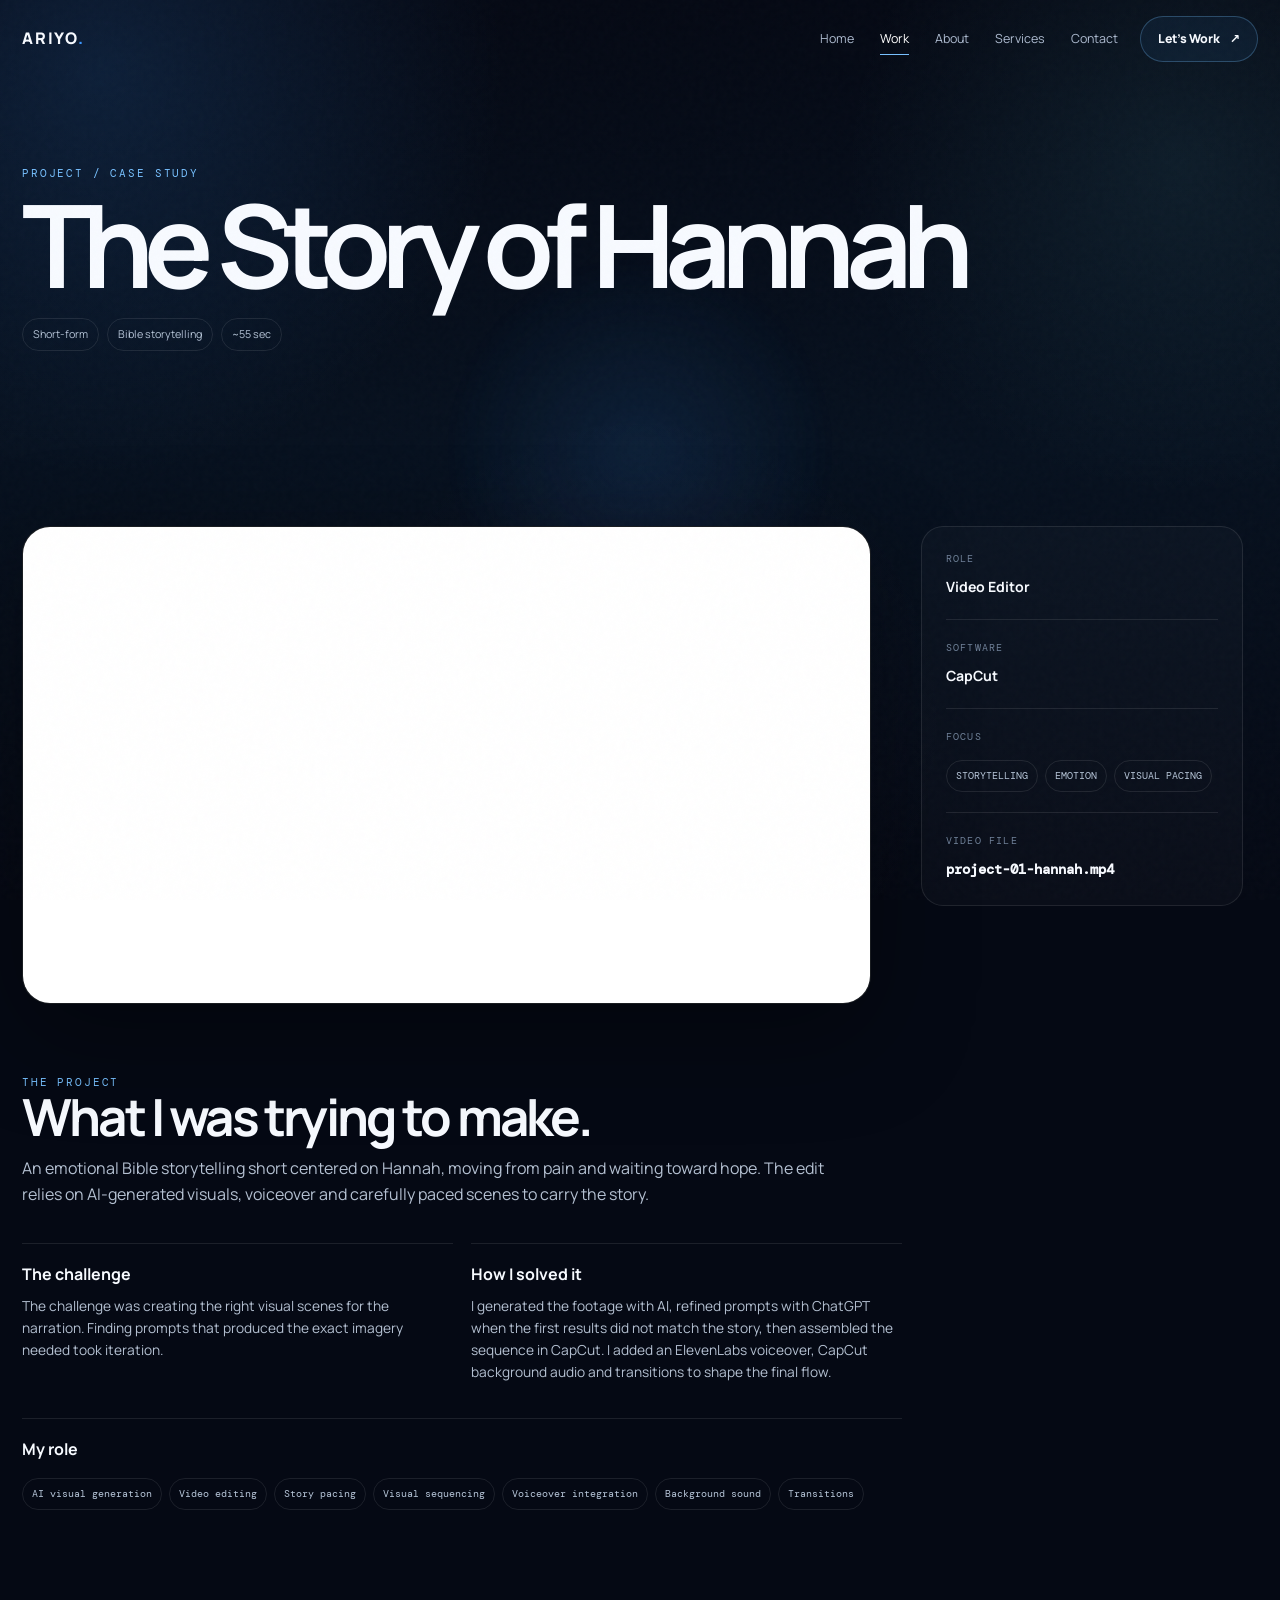
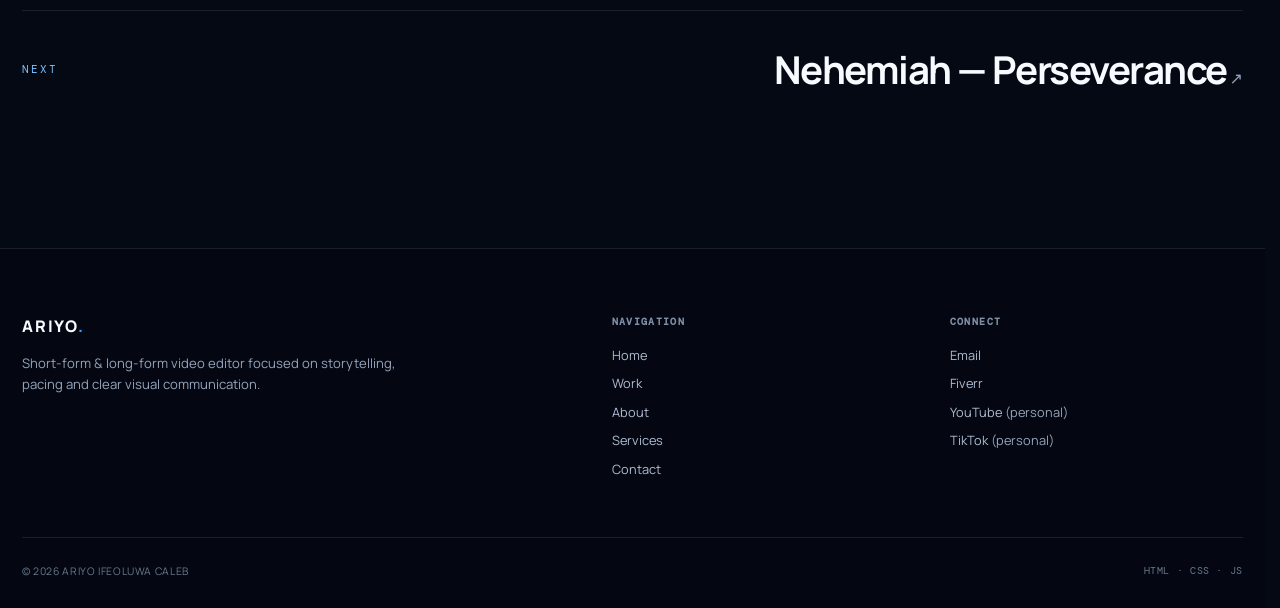
<file: projects/hannah/index.html>
<!doctype html><html lang="en"><head><meta charset="utf-8"><meta name="viewport" content="width=device-width,initial-scale=1,viewport-fit=cover"><meta name="theme-color" content="#050914"><meta name="color-scheme" content="dark"><meta name="description" content="An emotional Bible storytelling short centered on Hannah, moving from pain and waiting toward hope. The edit relies on AI-generated visuals, voiceover and carefully paced scenes to carry the story."><meta property="og:title" content="The Story of Hannah — ARIYO"><meta property="og:description" content="An emotional Bible storytelling short centered on Hannah, moving from pain and waiting toward hope. The edit relies on AI-generated visuals, voiceover and carefully paced scenes to carry the story."><meta property="og:type" content="website"><link rel="icon" href="/assets/images/favicon.svg"><link rel="stylesheet" href="/assets/css/style.css"><title>The Story of Hannah — ARIYO</title><script defer src="https://cdn.vercel-insights.com/v1/script.js"></script></head><body><a class="skip" href="#main">Skip to content</a><div class="progress"></div><div class="cursor-glow"></div><div class="noise"></div><div class="page-loading"><div class="loader" aria-label="Loading"></div></div><header class="site-header"><div class="container nav"><a class="brand" href="/">ARIYO<span>.</span></a><button class="menu-btn" aria-label="Open navigation" aria-expanded="false"></button><nav class="nav-links" aria-label="Primary navigation"><a class="" href="/">Home</a><a class="active" href="/work/">Work</a><a class="" href="/about/">About</a><a class="" href="/services/">Services</a><a class="" href="/contact/">Contact</a></nav><a class="nav-cta" href="/contact/">Let's Work <span>↗</span></a></div></header><main id="main"><section class="case-hero"><div class="container reveal"><div class="eyebrow">Project / Case study</div><h1>The Story of Hannah</h1><div class="case-meta"><span>Short-form</span><span>Bible storytelling</span><span>~55 sec</span></div></div></section><section><div class="container case-layout"><div class="case-video reveal"><div class="youtube-video">
    <iframe src="https://www.youtube-nocookie.com/embed/_Mgi74TDaBA" title="Long-form educational video" loading="lazy" allow="accelerometer; autoplay; clipboard-write; encrypted-media; gyroscope; picture-in-picture; web-share" allowfullscreen></iframe>
</div></div><aside class="case-sidebar reveal"><div class="meta-block"><span class="meta-label">Role</span><strong>Video Editor</strong></div><div class="meta-block"><span class="meta-label">Software</span><strong>CapCut</strong></div><div class="meta-block"><span class="meta-label">Focus</span><div class="role-list"><span>STORYTELLING</span><span>EMOTION</span><span>VISUAL PACING</span></div></div><div class="meta-block"><span class="meta-label">Video file</span><strong class="mono">project-01-hannah.mp4</strong></div></aside></div><div class="container"><div class="case-content reveal"><div class="eyebrow">The project</div><h2>What I was trying to make.</h2><p>An emotional Bible storytelling short centered on Hannah, moving from pain and waiting toward hope. The edit relies on AI-generated visuals, voiceover and carefully paced scenes to carry the story.</p><div class="case-sections"><div class="case-card"><h3>The challenge</h3><p>The challenge was creating the right visual scenes for the narration. Finding prompts that produced the exact imagery needed took iteration.</p></div><div class="case-card"><h3>How I solved it</h3><p>I generated the footage with AI, refined prompts with ChatGPT when the first results did not match the story, then assembled the sequence in CapCut. I added an ElevenLabs voiceover, CapCut background audio and transitions to shape the final flow.</p></div></div><div class="case-card" style="margin-top:35px"><h3>My role</h3><div class="role-list"><span>AI visual generation</span><span>Video editing</span><span>Story pacing</span><span>Visual sequencing</span><span>Voiceover integration</span><span>Background sound</span><span>Transitions</span></div></div></div><div class="next-project"><span class="eyebrow">Next</span><a href="/projects/nehemiah/"><strong>Nehemiah — Perseverance</strong> <span class="muted">↗</span></a></div></div></section></main><footer class="footer"><div class="container"><div class="footer-grid"><div><a class="brand" href="/">ARIYO<span>.</span></a><p>Short-form & long-form video editor focused on storytelling, pacing and clear visual communication.</p></div><div><h4>Navigation</h4><a href="/">Home</a><a href="/work/">Work</a><a href="/about/">About</a><a href="/services/">Services</a><a href="/contact/">Contact</a></div><div><h4>Connect</h4><a href="mailto:cyrilcaleb12@gmail.com">Email</a><a href="https://www.fiverr.com/caleb_ariyo" target="_blank" rel="noopener">Fiverr</a><a href="https://www.youtube.com/@FaithMotives0" target="_blank" rel="noopener">YouTube <span class="muted">(personal)</span></a><a href="https://www.tiktok.com/@faithmotives0" target="_blank" rel="noopener">TikTok <span class="muted">(personal)</span></a></div></div><div class="copyright"><span>© <span data-year></span> ARIYO IFEOLUWA CALEB</span><span class="mono">HTML · CSS · JS</span></div></div></footer><script src="/assets/js/main.js"></script></body></html>
</file>
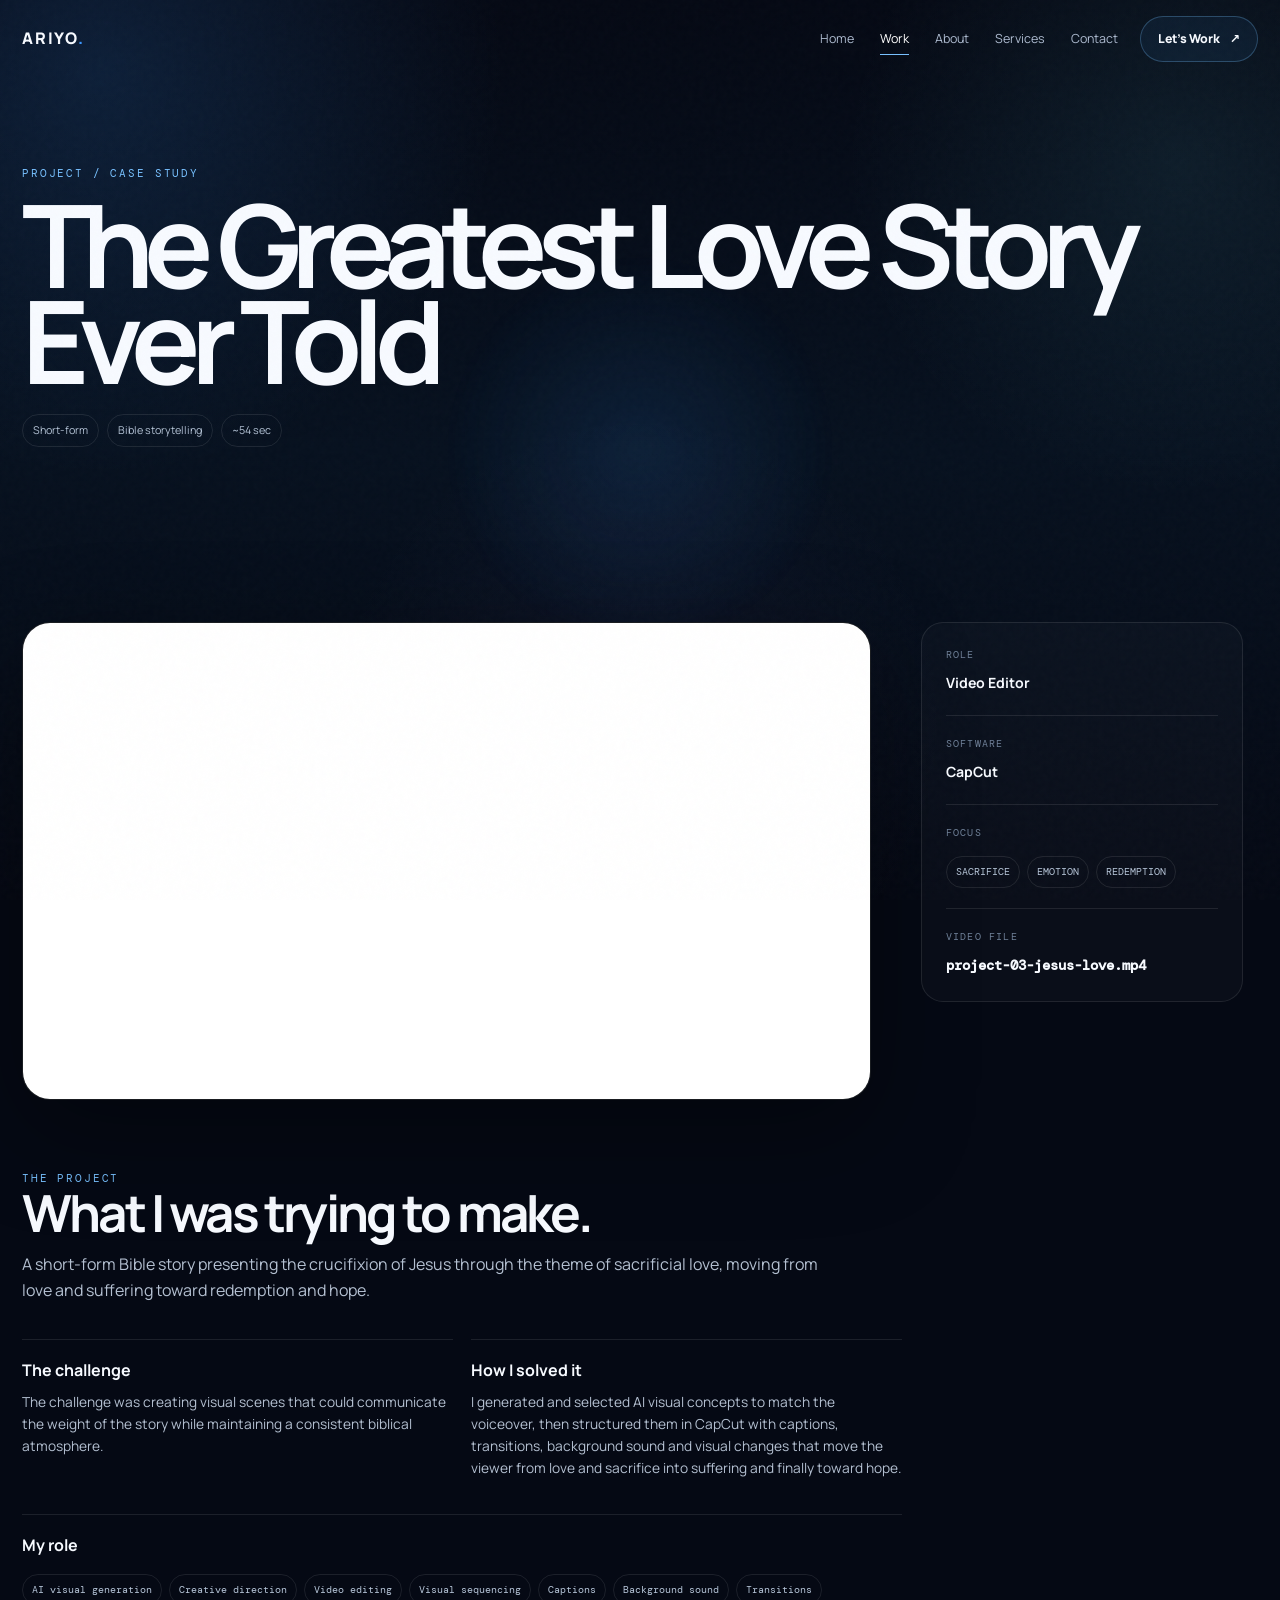
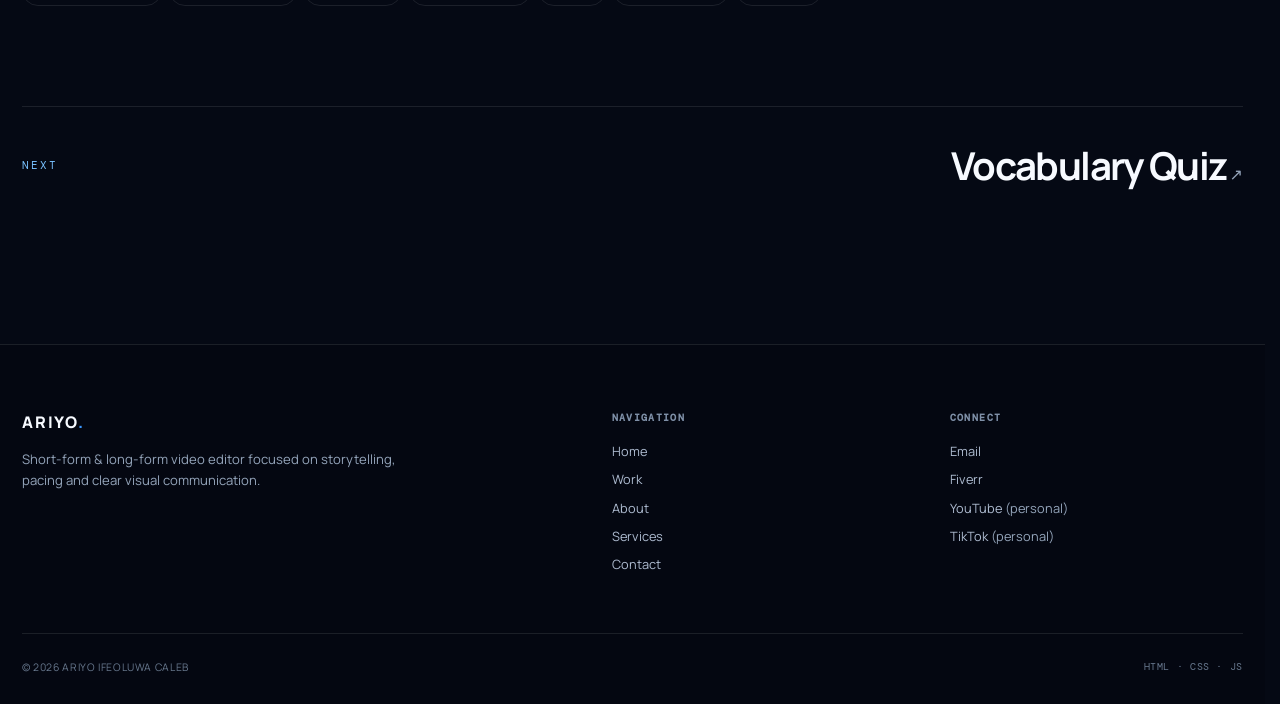
<file: projects/jesus-love/index.html>
<!doctype html><html lang="en"><head><meta charset="utf-8"><meta name="viewport" content="width=device-width,initial-scale=1,viewport-fit=cover"><meta name="theme-color" content="#050914"><meta name="color-scheme" content="dark"><meta name="description" content="A short-form Bible story presenting the crucifixion of Jesus through the theme of sacrificial love, moving from love and suffering toward redemption and hope."><meta property="og:title" content="The Greatest Love Story Ever Told — ARIYO"><meta property="og:description" content="A short-form Bible story presenting the crucifixion of Jesus through the theme of sacrificial love, moving from love and suffering toward redemption and hope."><meta property="og:type" content="website"><link rel="icon" href="/assets/images/favicon.svg"><link rel="stylesheet" href="/assets/css/style.css"><title>The Greatest Love Story Ever Told — ARIYO</title><script defer src="https://cdn.vercel-insights.com/v1/script.js"></script></head><body><a class="skip" href="#main">Skip to content</a><div class="progress"></div><div class="cursor-glow"></div><div class="noise"></div><div class="page-loading"><div class="loader" aria-label="Loading"></div></div><header class="site-header"><div class="container nav"><a class="brand" href="/">ARIYO<span>.</span></a><button class="menu-btn" aria-label="Open navigation" aria-expanded="false"></button><nav class="nav-links" aria-label="Primary navigation"><a class="" href="/">Home</a><a class="active" href="/work/">Work</a><a class="" href="/about/">About</a><a class="" href="/services/">Services</a><a class="" href="/contact/">Contact</a></nav><a class="nav-cta" href="/contact/">Let's Work <span>↗</span></a></div></header><main id="main"><section class="case-hero"><div class="container reveal"><div class="eyebrow">Project / Case study</div><h1>The Greatest Love Story Ever Told</h1><div class="case-meta"><span>Short-form</span><span>Bible storytelling</span><span>~54 sec</span></div></div></section><section><div class="container case-layout"><div class="case-video reveal"><div class="youtube-video">
    <iframe src="https://www.youtube-nocookie.com/embed/XXcrVbYHaeM" title="Long-form educational video" loading="lazy" allow="accelerometer; autoplay; clipboard-write; encrypted-media; gyroscope; picture-in-picture; web-share" allowfullscreen></iframe>
</div></div><aside class="case-sidebar reveal"><div class="meta-block"><span class="meta-label">Role</span><strong>Video Editor</strong></div><div class="meta-block"><span class="meta-label">Software</span><strong>CapCut</strong></div><div class="meta-block"><span class="meta-label">Focus</span><div class="role-list"><span>SACRIFICE</span><span>EMOTION</span><span>REDEMPTION</span></div></div><div class="meta-block"><span class="meta-label">Video file</span><strong class="mono">project-03-jesus-love.mp4</strong></div></aside></div><div class="container"><div class="case-content reveal"><div class="eyebrow">The project</div><h2>What I was trying to make.</h2><p>A short-form Bible story presenting the crucifixion of Jesus through the theme of sacrificial love, moving from love and suffering toward redemption and hope.</p><div class="case-sections"><div class="case-card"><h3>The challenge</h3><p>The challenge was creating visual scenes that could communicate the weight of the story while maintaining a consistent biblical atmosphere.</p></div><div class="case-card"><h3>How I solved it</h3><p>I generated and selected AI visual concepts to match the voiceover, then structured them in CapCut with captions, transitions, background sound and visual changes that move the viewer from love and sacrifice into suffering and finally toward hope.</p></div></div><div class="case-card" style="margin-top:35px"><h3>My role</h3><div class="role-list"><span>AI visual generation</span><span>Creative direction</span><span>Video editing</span><span>Visual sequencing</span><span>Captions</span><span>Background sound</span><span>Transitions</span></div></div></div><div class="next-project"><span class="eyebrow">Next</span><a href="/projects/quiz-1/"><strong>Vocabulary Quiz</strong> <span class="muted">↗</span></a></div></div></section></main><footer class="footer"><div class="container"><div class="footer-grid"><div><a class="brand" href="/">ARIYO<span>.</span></a><p>Short-form & long-form video editor focused on storytelling, pacing and clear visual communication.</p></div><div><h4>Navigation</h4><a href="/">Home</a><a href="/work/">Work</a><a href="/about/">About</a><a href="/services/">Services</a><a href="/contact/">Contact</a></div><div><h4>Connect</h4><a href="mailto:cyrilcaleb12@gmail.com">Email</a><a href="https://www.fiverr.com/caleb_ariyo" target="_blank" rel="noopener">Fiverr</a><a href="https://www.youtube.com/@FaithMotives0" target="_blank" rel="noopener">YouTube <span class="muted">(personal)</span></a><a href="https://www.tiktok.com/@faithmotives0" target="_blank" rel="noopener">TikTok <span class="muted">(personal)</span></a></div></div><div class="copyright"><span>© <span data-year></span> ARIYO IFEOLUWA CALEB</span><span class="mono">HTML · CSS · JS</span></div></div></footer><script src="/assets/js/main.js"></script></body></html>
</file>
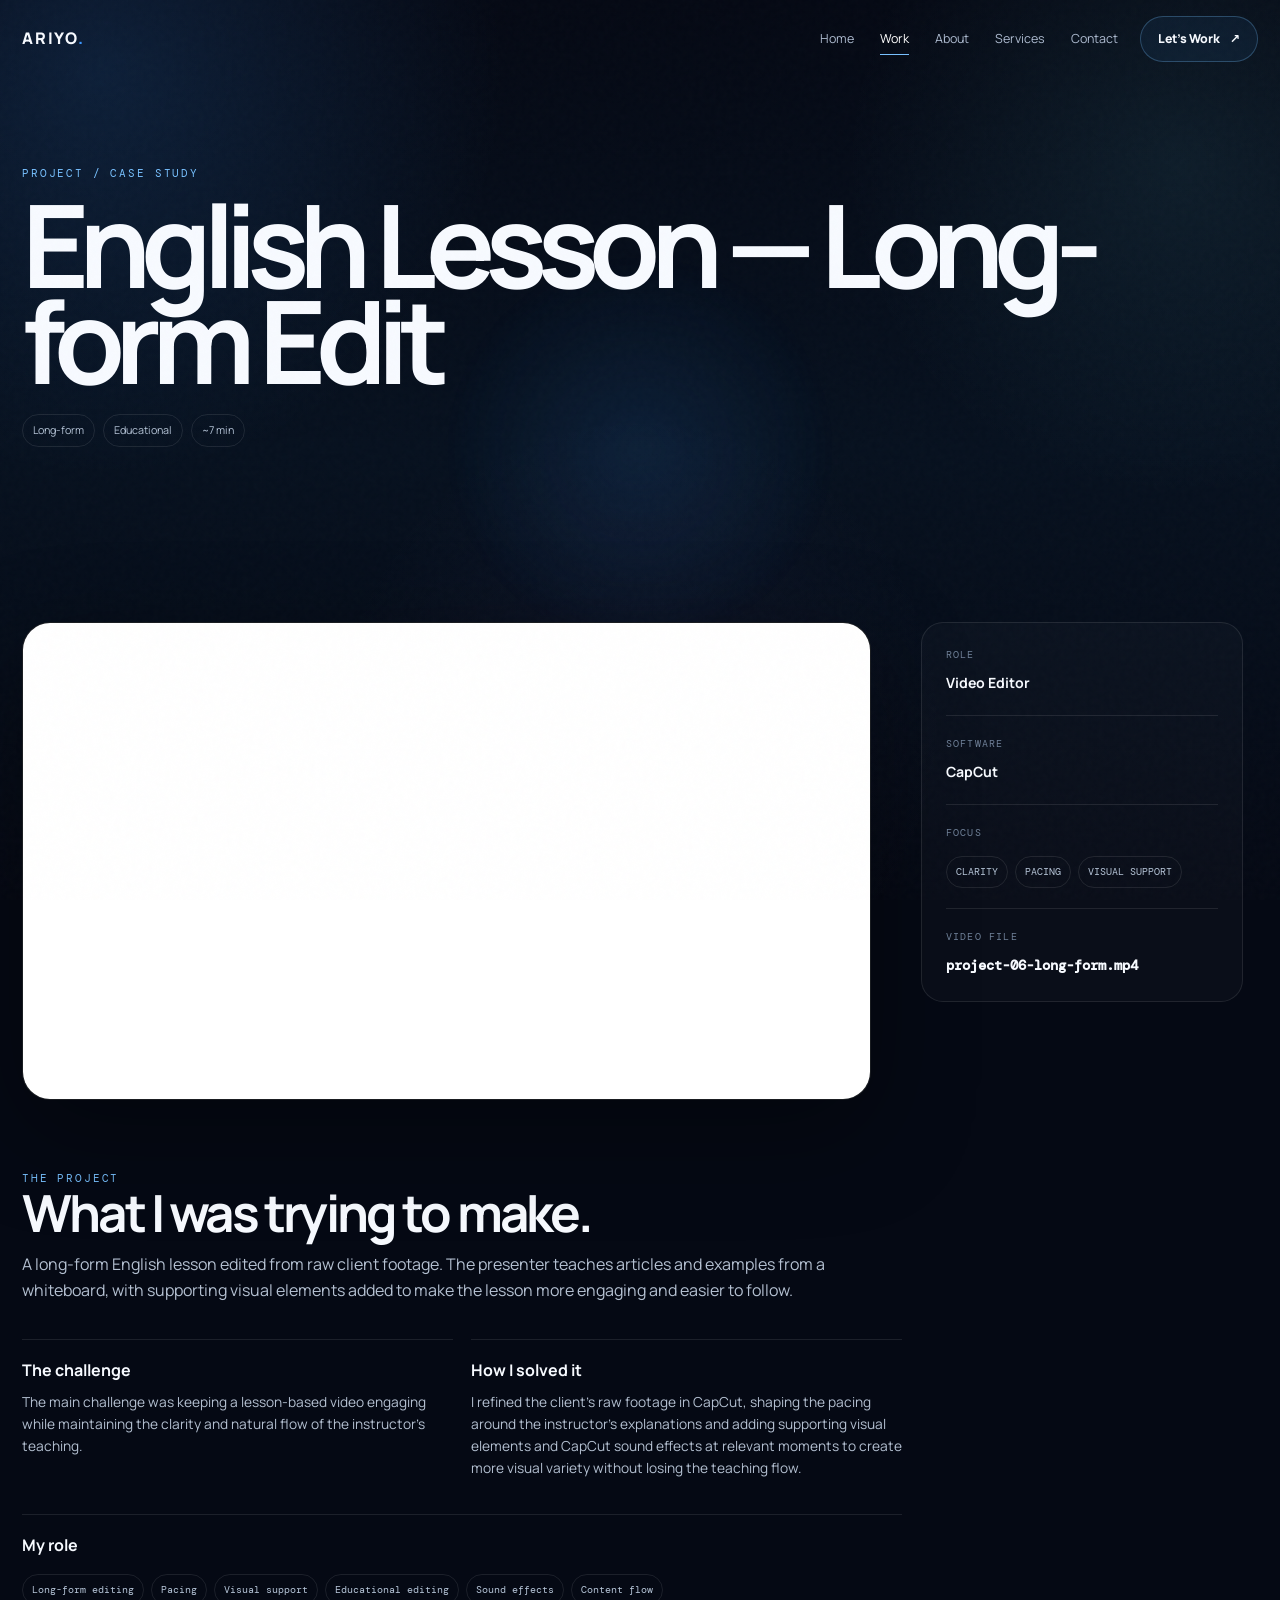
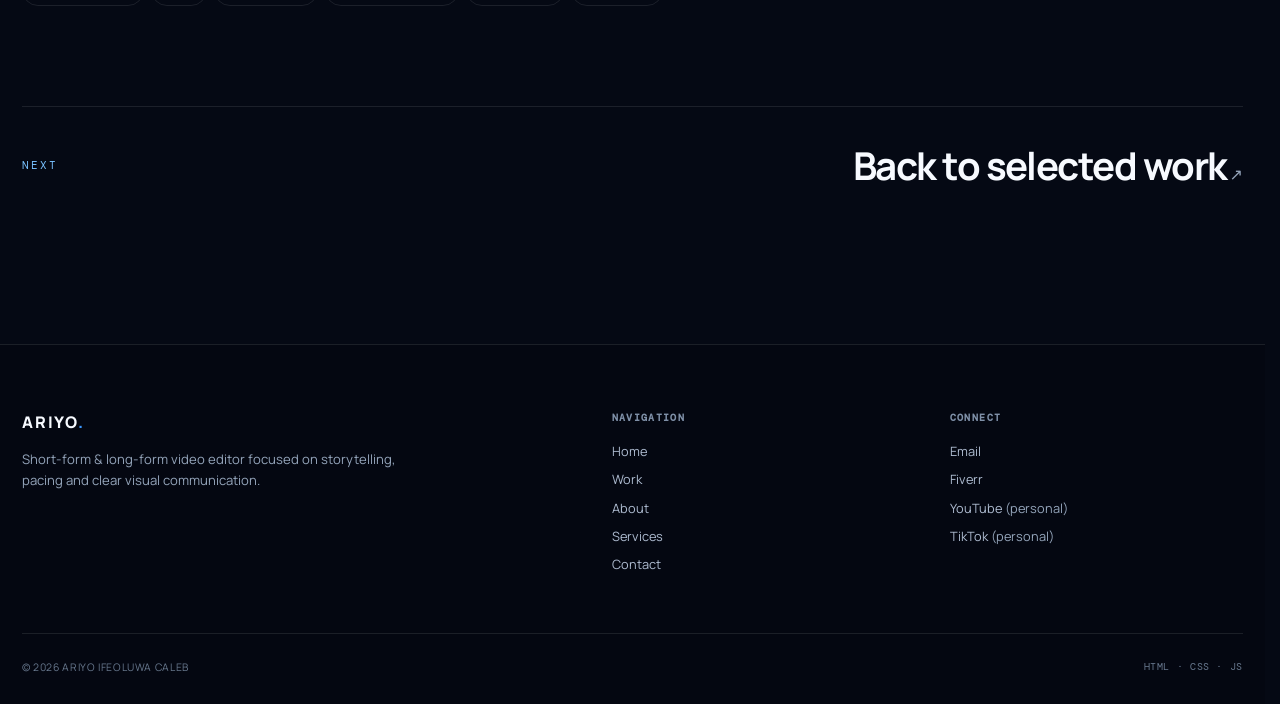
<file: projects/long-form/index.html>
<!doctype html><html lang="en"><head><meta charset="utf-8"><meta name="viewport" content="width=device-width,initial-scale=1,viewport-fit=cover"><meta name="theme-color" content="#050914"><meta name="color-scheme" content="dark"><meta name="description" content="A long-form English lesson edited from raw client footage. The presenter teaches articles and examples from a whiteboard, with supporting visual elements added to make the lesson more engaging and easier to follow."><meta property="og:title" content="English Lesson — Long-form Edit — ARIYO"><meta property="og:description" content="A long-form English lesson edited from raw client footage. The presenter teaches articles and examples from a whiteboard, with supporting visual elements added to make the lesson more engaging and easier to follow."><meta property="og:type" content="website"><link rel="icon" href="/assets/images/favicon.svg"><link rel="stylesheet" href="/assets/css/style.css"><title>English Lesson — Long-form Edit — ARIYO</title><script defer src="https://cdn.vercel-insights.com/v1/script.js"></script></head><body><a class="skip" href="#main">Skip to content</a><div class="progress"></div><div class="cursor-glow"></div><div class="noise"></div><div class="page-loading"><div class="loader" aria-label="Loading"></div></div><header class="site-header"><div class="container nav"><a class="brand" href="/">ARIYO<span>.</span></a><button class="menu-btn" aria-label="Open navigation" aria-expanded="false"></button><nav class="nav-links" aria-label="Primary navigation"><a class="" href="/">Home</a><a class="active" href="/work/">Work</a><a class="" href="/about/">About</a><a class="" href="/services/">Services</a><a class="" href="/contact/">Contact</a></nav><a class="nav-cta" href="/contact/">Let's Work <span>↗</span></a></div></header><main id="main"><section class="case-hero"><div class="container reveal"><div class="eyebrow">Project / Case study</div><h1>English Lesson — Long-form Edit</h1><div class="case-meta"><span>Long-form</span><span>Educational</span><span>~7 min</span></div></div></section><section><div class="container case-layout"><div class="case-video reveal"><div class="youtube-video">
    <iframe src="https://www.youtube-nocookie.com/embed/mof2UtCoMKk" title="Long-form educational video" loading="lazy" allow="accelerometer; autoplay; clipboard-write; encrypted-media; gyroscope; picture-in-picture; web-share" allowfullscreen></iframe>
</div></div><aside class="case-sidebar reveal"><div class="meta-block"><span class="meta-label">Role</span><strong>Video Editor</strong></div><div class="meta-block"><span class="meta-label">Software</span><strong>CapCut</strong></div><div class="meta-block"><span class="meta-label">Focus</span><div class="role-list"><span>CLARITY</span><span>PACING</span><span>VISUAL SUPPORT</span></div></div><div class="meta-block"><span class="meta-label">Video file</span><strong class="mono">project-06-long-form.mp4</strong></div></aside></div><div class="container"><div class="case-content reveal"><div class="eyebrow">The project</div><h2>What I was trying to make.</h2><p>A long-form English lesson edited from raw client footage. The presenter teaches articles and examples from a whiteboard, with supporting visual elements added to make the lesson more engaging and easier to follow.</p><div class="case-sections"><div class="case-card"><h3>The challenge</h3><p>The main challenge was keeping a lesson-based video engaging while maintaining the clarity and natural flow of the instructor’s teaching.</p></div><div class="case-card"><h3>How I solved it</h3><p>I refined the client’s raw footage in CapCut, shaping the pacing around the instructor’s explanations and adding supporting visual elements and CapCut sound effects at relevant moments to create more visual variety without losing the teaching flow.</p></div></div><div class="case-card" style="margin-top:35px"><h3>My role</h3><div class="role-list"><span>Long-form editing</span><span>Pacing</span><span>Visual support</span><span>Educational editing</span><span>Sound effects</span><span>Content flow</span></div></div></div><div class="next-project"><span class="eyebrow">Next</span><a href="/work/"><strong>Back to selected work</strong> <span class="muted">↗</span></a></div></div></section></main><footer class="footer"><div class="container"><div class="footer-grid"><div><a class="brand" href="/">ARIYO<span>.</span></a><p>Short-form & long-form video editor focused on storytelling, pacing and clear visual communication.</p></div><div><h4>Navigation</h4><a href="/">Home</a><a href="/work/">Work</a><a href="/about/">About</a><a href="/services/">Services</a><a href="/contact/">Contact</a></div><div><h4>Connect</h4><a href="mailto:cyrilcaleb12@gmail.com">Email</a><a href="https://www.fiverr.com/caleb_ariyo" target="_blank" rel="noopener">Fiverr</a><a href="https://www.youtube.com/@FaithMotives0" target="_blank" rel="noopener">YouTube <span class="muted">(personal)</span></a><a href="https://www.tiktok.com/@faithmotives0" target="_blank" rel="noopener">TikTok <span class="muted">(personal)</span></a></div></div><div class="copyright"><span>© <span data-year></span> ARIYO IFEOLUWA CALEB</span><span class="mono">HTML · CSS · JS</span></div></div></footer><script src="/assets/js/main.js"></script></body></html>
</file>
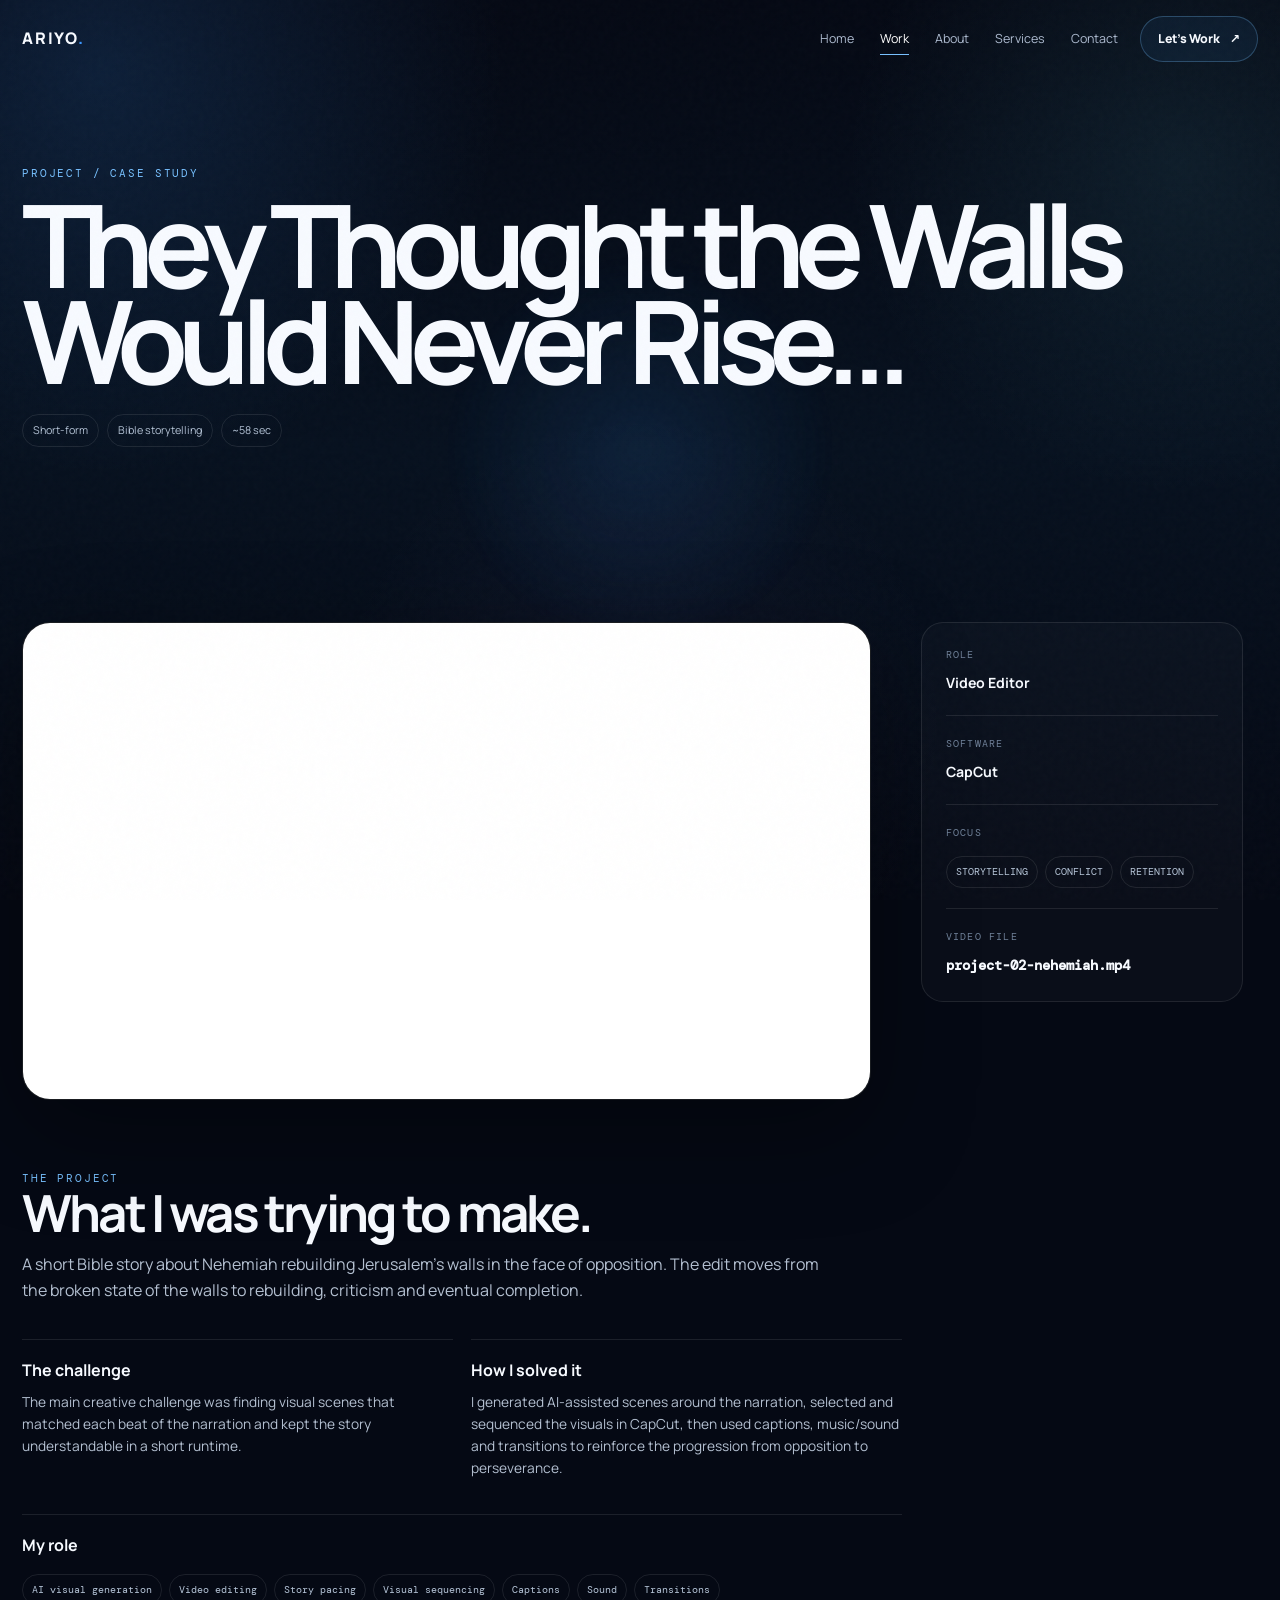
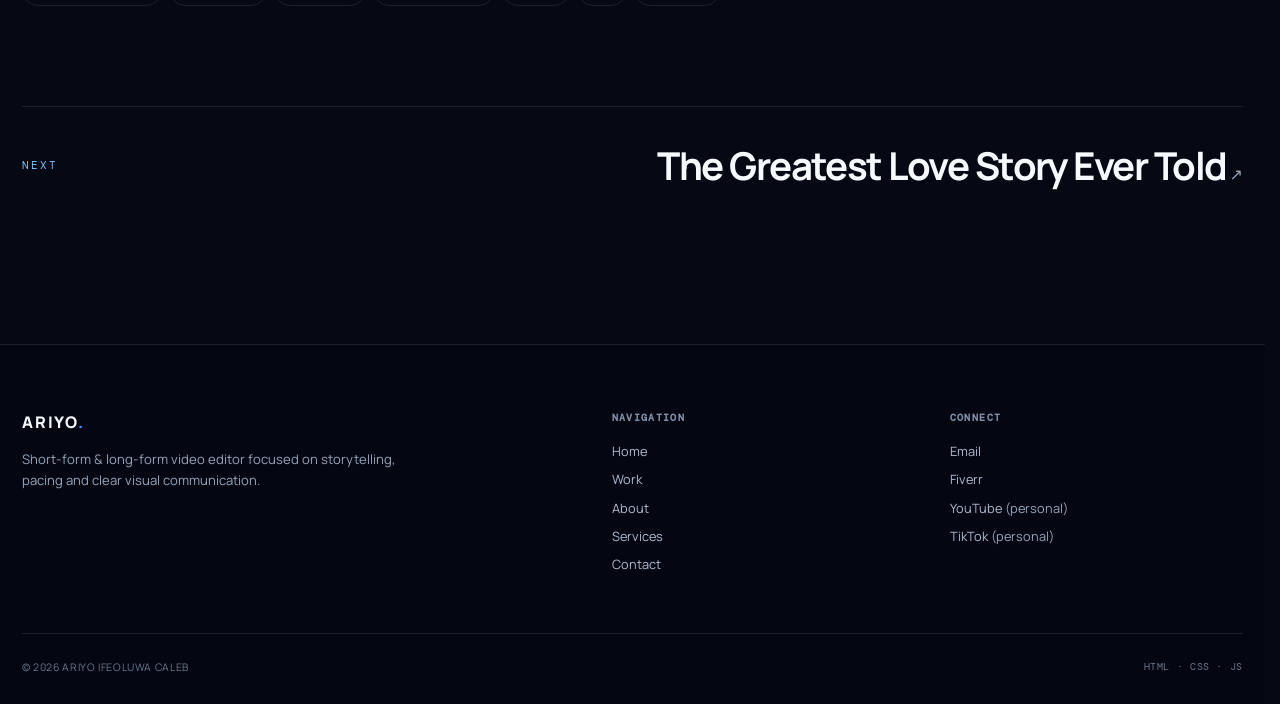
<file: projects/nehemiah/index.html>
<!doctype html><html lang="en"><head><meta charset="utf-8"><meta name="viewport" content="width=device-width,initial-scale=1,viewport-fit=cover"><meta name="theme-color" content="#050914"><meta name="color-scheme" content="dark"><meta name="description" content="A short Bible story about Nehemiah rebuilding Jerusalem’s walls in the face of opposition. The edit moves from the broken state of the walls to rebuilding, criticism and eventual completion."><meta property="og:title" content="They Thought the Walls Would Never Rise... — ARIYO"><meta property="og:description" content="A short Bible story about Nehemiah rebuilding Jerusalem’s walls in the face of opposition. The edit moves from the broken state of the walls to rebuilding, criticism and eventual completion."><meta property="og:type" content="website"><link rel="icon" href="/assets/images/favicon.svg"><link rel="stylesheet" href="/assets/css/style.css"><title>They Thought the Walls Would Never Rise... — ARIYO</title><script defer src="https://cdn.vercel-insights.com/v1/script.js"></script></head><body><a class="skip" href="#main">Skip to content</a><div class="progress"></div><div class="cursor-glow"></div><div class="noise"></div><div class="page-loading"><div class="loader" aria-label="Loading"></div></div><header class="site-header"><div class="container nav"><a class="brand" href="/">ARIYO<span>.</span></a><button class="menu-btn" aria-label="Open navigation" aria-expanded="false"></button><nav class="nav-links" aria-label="Primary navigation"><a class="" href="/">Home</a><a class="active" href="/work/">Work</a><a class="" href="/about/">About</a><a class="" href="/services/">Services</a><a class="" href="/contact/">Contact</a></nav><a class="nav-cta" href="/contact/">Let's Work <span>↗</span></a></div></header><main id="main"><section class="case-hero"><div class="container reveal"><div class="eyebrow">Project / Case study</div><h1>They Thought the Walls Would Never Rise...</h1><div class="case-meta"><span>Short-form</span><span>Bible storytelling</span><span>~58 sec</span></div></div></section><section><div class="container case-layout"><div class="case-video reveal"><div class="youtube-video">
<iframe src="https://www.youtube-nocookie.com/embed/PLK6o-dSlbg" title="Long-form educational video" loading="lazy" allow="accelerometer; autoplay; clipboard-write; encrypted-media; gyroscope; picture-in-picture; web-share" allowfullscreen></iframe> </div></div><aside class="case-sidebar reveal"><div class="meta-block"><span class="meta-label">Role</span><strong>Video Editor</strong></div><div class="meta-block"><span class="meta-label">Software</span><strong>CapCut</strong></div><div class="meta-block"><span class="meta-label">Focus</span><div class="role-list"><span>STORYTELLING</span><span>CONFLICT</span><span>RETENTION</span></div></div><div class="meta-block"><span class="meta-label">Video file</span><strong class="mono">project-02-nehemiah.mp4</strong></div></aside></div><div class="container"><div class="case-content reveal"><div class="eyebrow">The project</div><h2>What I was trying to make.</h2><p>A short Bible story about Nehemiah rebuilding Jerusalem’s walls in the face of opposition. The edit moves from the broken state of the walls to rebuilding, criticism and eventual completion.</p><div class="case-sections"><div class="case-card"><h3>The challenge</h3><p>The main creative challenge was finding visual scenes that matched each beat of the narration and kept the story understandable in a short runtime.</p></div><div class="case-card"><h3>How I solved it</h3><p>I generated AI-assisted scenes around the narration, selected and sequenced the visuals in CapCut, then used captions, music/sound and transitions to reinforce the progression from opposition to perseverance.</p></div></div><div class="case-card" style="margin-top:35px"><h3>My role</h3><div class="role-list"><span>AI visual generation</span><span>Video editing</span><span>Story pacing</span><span>Visual sequencing</span><span>Captions</span><span>Sound</span><span>Transitions</span></div></div></div><div class="next-project"><span class="eyebrow">Next</span><a href="/projects/jesus-love/"><strong>The Greatest Love Story Ever Told</strong> <span class="muted">↗</span></a></div></div></section></main><footer class="footer"><div class="container"><div class="footer-grid"><div><a class="brand" href="/">ARIYO<span>.</span></a><p>Short-form & long-form video editor focused on storytelling, pacing and clear visual communication.</p></div><div><h4>Navigation</h4><a href="/">Home</a><a href="/work/">Work</a><a href="/about/">About</a><a href="/services/">Services</a><a href="/contact/">Contact</a></div><div><h4>Connect</h4><a href="mailto:cyrilcaleb12@gmail.com">Email</a><a href="https://www.fiverr.com/caleb_ariyo" target="_blank" rel="noopener">Fiverr</a><a href="https://www.youtube.com/@FaithMotives0" target="_blank" rel="noopener">YouTube <span class="muted">(personal)</span></a><a href="https://www.tiktok.com/@faithmotives0" target="_blank" rel="noopener">TikTok <span class="muted">(personal)</span></a></div></div><div class="copyright"><span>© <span data-year></span> ARIYO IFEOLUWA CALEB</span><span class="mono">HTML · CSS · JS</span></div></div></footer><script src="/assets/js/main.js"></script></body></html>
</file>
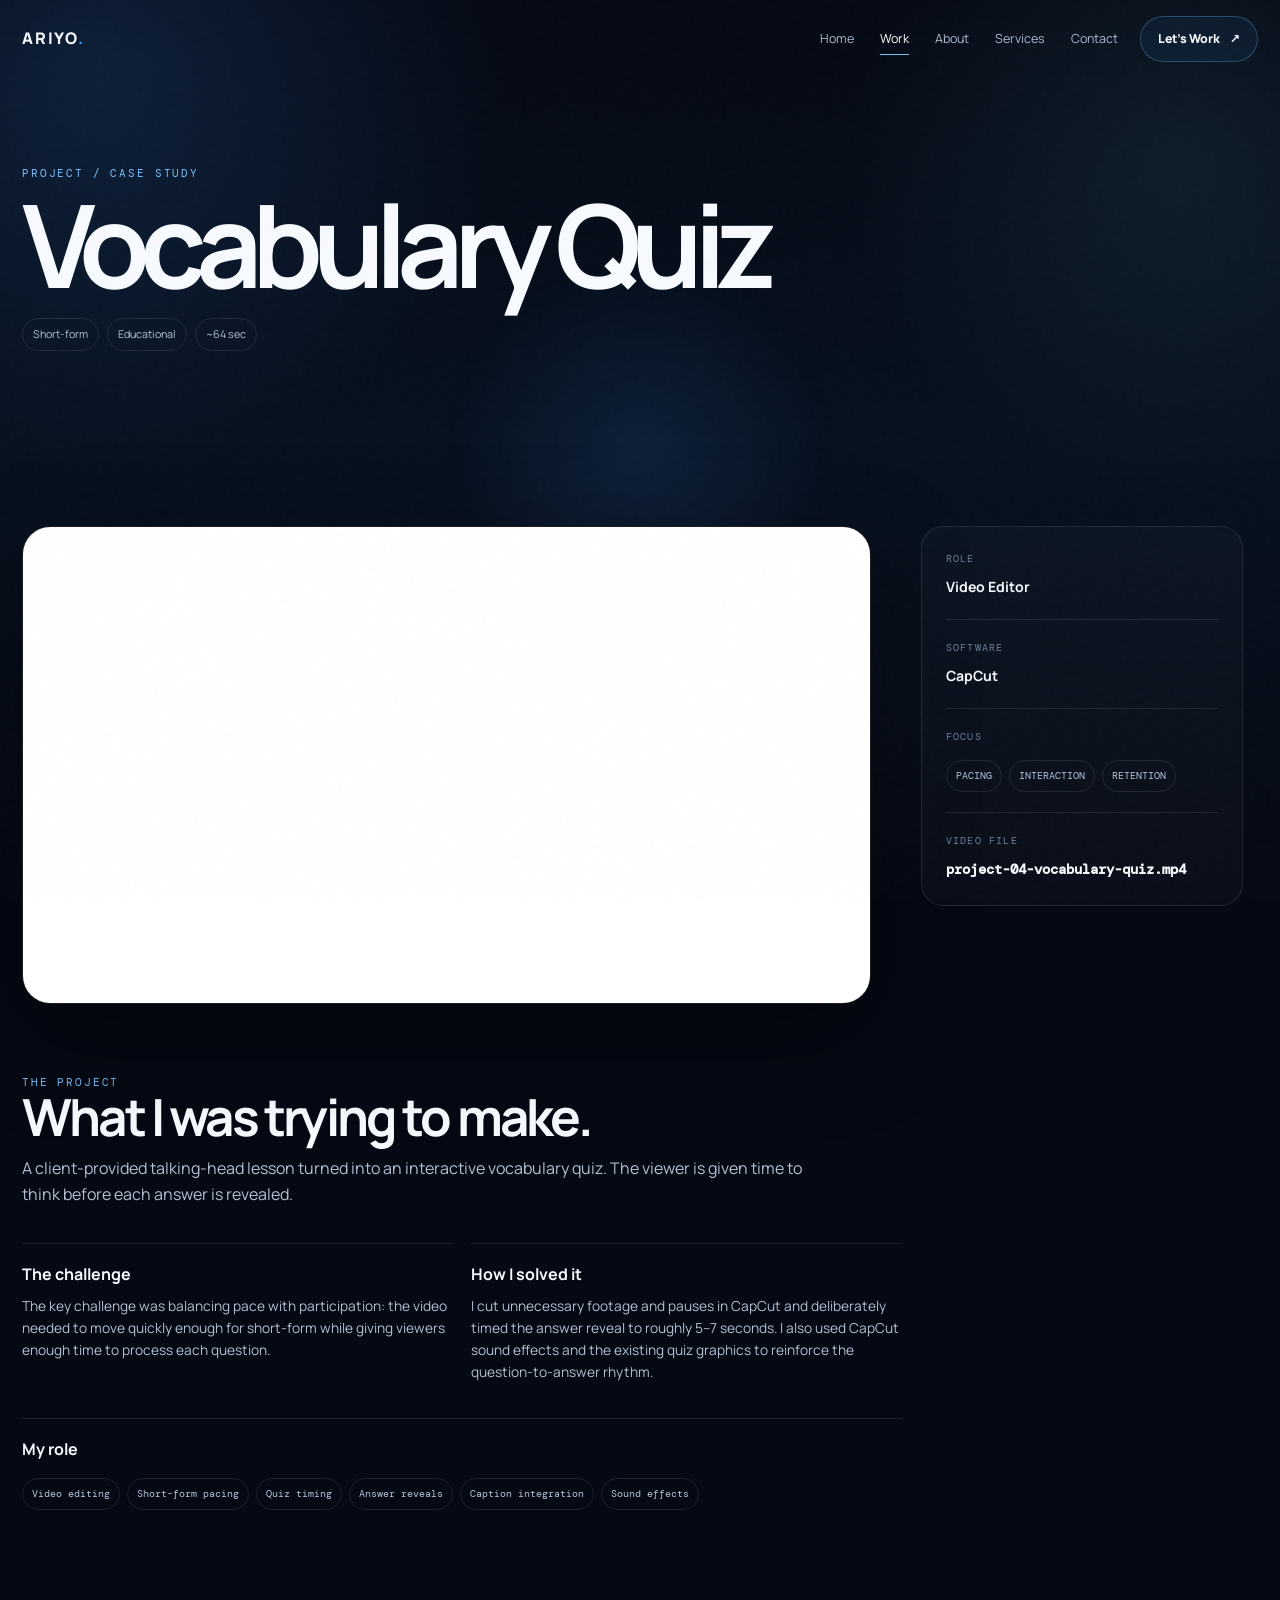
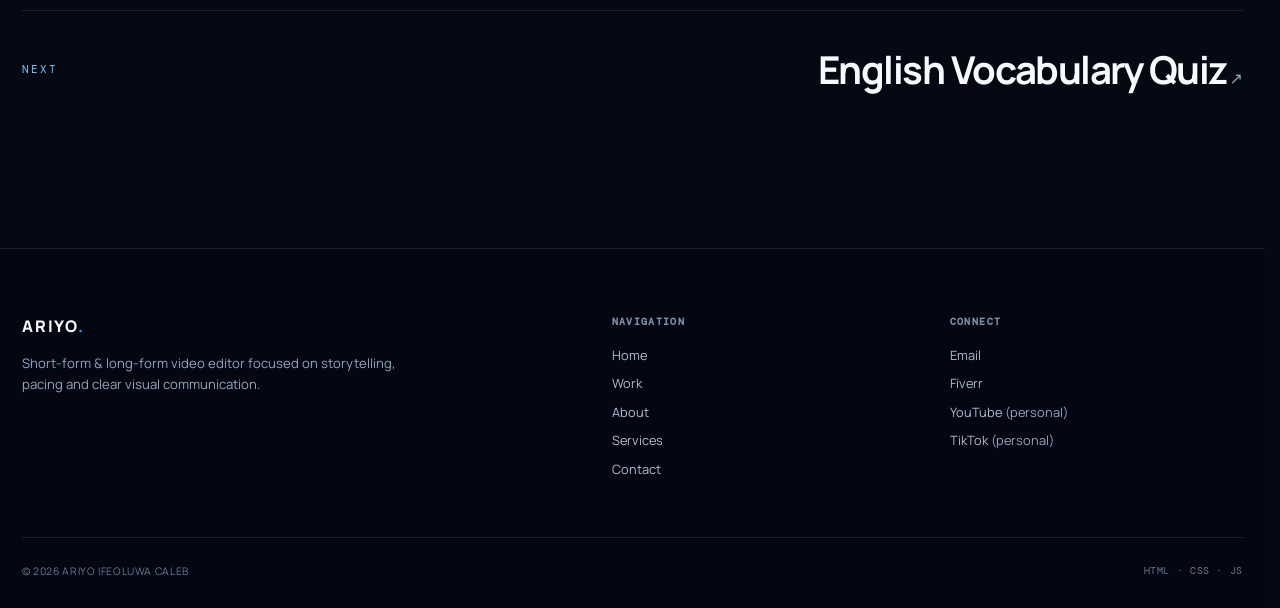
<file: projects/quiz-1/index.html>
<!doctype html><html lang="en"><head><meta charset="utf-8"><meta name="viewport" content="width=device-width,initial-scale=1,viewport-fit=cover"><meta name="theme-color" content="#050914"><meta name="color-scheme" content="dark"><meta name="description" content="A client-provided talking-head lesson turned into an interactive vocabulary quiz. The viewer is given time to think before each answer is revealed."><meta property="og:title" content="Vocabulary Quiz — ARIYO"><meta property="og:description" content="A client-provided talking-head lesson turned into an interactive vocabulary quiz. The viewer is given time to think before each answer is revealed."><meta property="og:type" content="website"><link rel="icon" href="/assets/images/favicon.svg"><link rel="stylesheet" href="/assets/css/style.css"><title>Vocabulary Quiz — ARIYO</title><script defer src="https://cdn.vercel-insights.com/v1/script.js"></script></head><body><a class="skip" href="#main">Skip to content</a><div class="progress"></div><div class="cursor-glow"></div><div class="noise"></div><div class="page-loading"><div class="loader" aria-label="Loading"></div></div><header class="site-header"><div class="container nav"><a class="brand" href="/">ARIYO<span>.</span></a><button class="menu-btn" aria-label="Open navigation" aria-expanded="false"></button><nav class="nav-links" aria-label="Primary navigation"><a class="" href="/">Home</a><a class="active" href="/work/">Work</a><a class="" href="/about/">About</a><a class="" href="/services/">Services</a><a class="" href="/contact/">Contact</a></nav><a class="nav-cta" href="/contact/">Let's Work <span>↗</span></a></div></header><main id="main"><section class="case-hero"><div class="container reveal"><div class="eyebrow">Project / Case study</div><h1>Vocabulary Quiz</h1><div class="case-meta"><span>Short-form</span><span>Educational</span><span>~64 sec</span></div></div></section><section><div class="container case-layout"><div class="case-video reveal"><div class="youtube-video">
    <iframe src="https://www.youtube-nocookie.com/embed/IrAoTTv36JM" title="Long-form educational video" loading="lazy" allow="accelerometer; autoplay; clipboard-write; encrypted-media; gyroscope; picture-in-picture; web-share" allowfullscreen></iframe>
</div></div><aside class="case-sidebar reveal"><div class="meta-block"><span class="meta-label">Role</span><strong>Video Editor</strong></div><div class="meta-block"><span class="meta-label">Software</span><strong>CapCut</strong></div><div class="meta-block"><span class="meta-label">Focus</span><div class="role-list"><span>PACING</span><span>INTERACTION</span><span>RETENTION</span></div></div><div class="meta-block"><span class="meta-label">Video file</span><strong class="mono">project-04-vocabulary-quiz.mp4</strong></div></aside></div><div class="container"><div class="case-content reveal"><div class="eyebrow">The project</div><h2>What I was trying to make.</h2><p>A client-provided talking-head lesson turned into an interactive vocabulary quiz. The viewer is given time to think before each answer is revealed.</p><div class="case-sections"><div class="case-card"><h3>The challenge</h3><p>The key challenge was balancing pace with participation: the video needed to move quickly enough for short-form while giving viewers enough time to process each question.</p></div><div class="case-card"><h3>How I solved it</h3><p>I cut unnecessary footage and pauses in CapCut and deliberately timed the answer reveal to roughly 5–7 seconds. I also used CapCut sound effects and the existing quiz graphics to reinforce the question-to-answer rhythm.</p></div></div><div class="case-card" style="margin-top:35px"><h3>My role</h3><div class="role-list"><span>Video editing</span><span>Short-form pacing</span><span>Quiz timing</span><span>Answer reveals</span><span>Caption integration</span><span>Sound effects</span></div></div></div><div class="next-project"><span class="eyebrow">Next</span><a href="/projects/quiz-2/"><strong>English Vocabulary Quiz</strong> <span class="muted">↗</span></a></div></div></section></main><footer class="footer"><div class="container"><div class="footer-grid"><div><a class="brand" href="/">ARIYO<span>.</span></a><p>Short-form & long-form video editor focused on storytelling, pacing and clear visual communication.</p></div><div><h4>Navigation</h4><a href="/">Home</a><a href="/work/">Work</a><a href="/about/">About</a><a href="/services/">Services</a><a href="/contact/">Contact</a></div><div><h4>Connect</h4><a href="mailto:cyrilcaleb12@gmail.com">Email</a><a href="https://www.fiverr.com/caleb_ariyo" target="_blank" rel="noopener">Fiverr</a><a href="https://www.youtube.com/@FaithMotives0" target="_blank" rel="noopener">YouTube <span class="muted">(personal)</span></a><a href="https://www.tiktok.com/@faithmotives0" target="_blank" rel="noopener">TikTok <span class="muted">(personal)</span></a></div></div><div class="copyright"><span>© <span data-year></span> ARIYO IFEOLUWA CALEB</span><span class="mono">HTML · CSS · JS</span></div></div></footer><script src="/assets/js/main.js"></script></body></html>
</file>
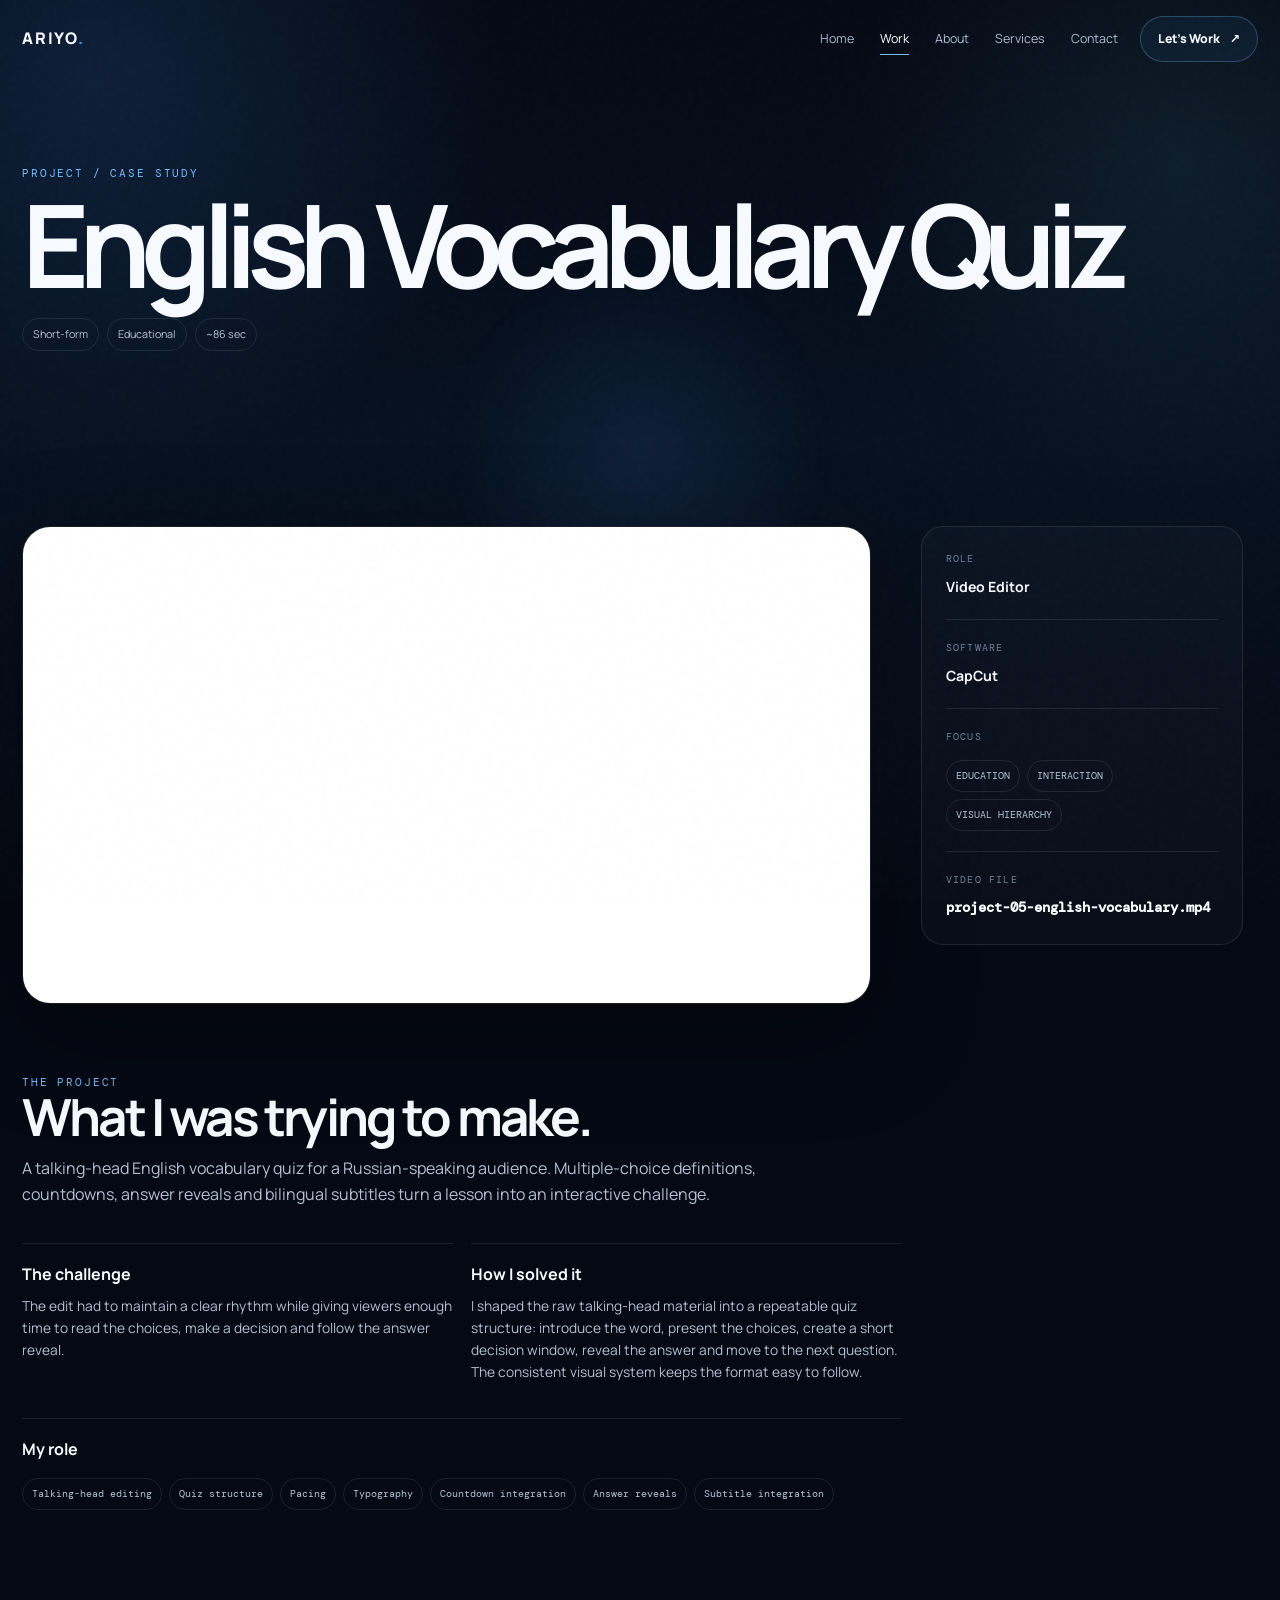
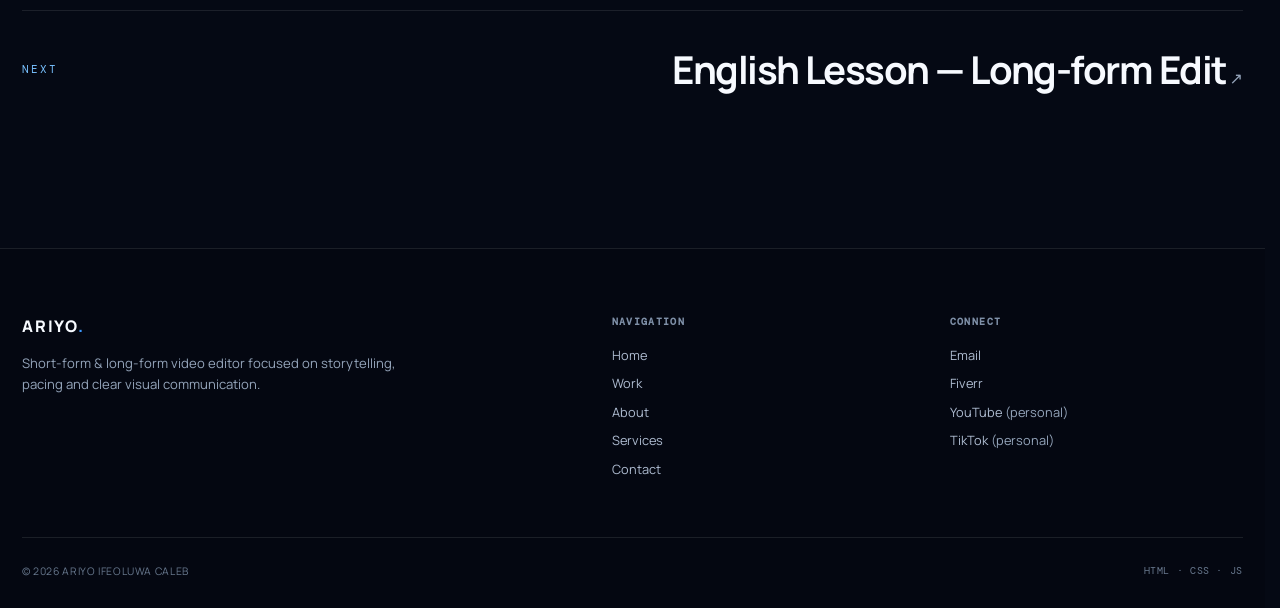
<file: projects/quiz-2/index.html>
<!doctype html><html lang="en"><head><meta charset="utf-8"><meta name="viewport" content="width=device-width,initial-scale=1,viewport-fit=cover"><meta name="theme-color" content="#050914"><meta name="color-scheme" content="dark"><meta name="description" content="A talking-head English vocabulary quiz for a Russian-speaking audience. Multiple-choice definitions, countdowns, answer reveals and bilingual subtitles turn a lesson into an interactive challenge."><meta property="og:title" content="English Vocabulary Quiz — ARIYO"><meta property="og:description" content="A talking-head English vocabulary quiz for a Russian-speaking audience. Multiple-choice definitions, countdowns, answer reveals and bilingual subtitles turn a lesson into an interactive challenge."><meta property="og:type" content="website"><link rel="icon" href="/assets/images/favicon.svg"><link rel="stylesheet" href="/assets/css/style.css"><title>English Vocabulary Quiz — ARIYO</title><script defer src="https://cdn.vercel-insights.com/v1/script.js"></script></head><body><a class="skip" href="#main">Skip to content</a><div class="progress"></div><div class="cursor-glow"></div><div class="noise"></div><div class="page-loading"><div class="loader" aria-label="Loading"></div></div><header class="site-header"><div class="container nav"><a class="brand" href="/">ARIYO<span>.</span></a><button class="menu-btn" aria-label="Open navigation" aria-expanded="false"></button><nav class="nav-links" aria-label="Primary navigation"><a class="" href="/">Home</a><a class="active" href="/work/">Work</a><a class="" href="/about/">About</a><a class="" href="/services/">Services</a><a class="" href="/contact/">Contact</a></nav><a class="nav-cta" href="/contact/">Let's Work <span>↗</span></a></div></header><main id="main"><section class="case-hero"><div class="container reveal"><div class="eyebrow">Project / Case study</div><h1>English Vocabulary Quiz</h1><div class="case-meta"><span>Short-form</span><span>Educational</span><span>~86 sec</span></div></div></section><section><div class="container case-layout"><div class="case-video reveal"><div class="youtube-video">
    <iframe src="https://www.youtube-nocookie.com/embed/WIev9BIkS64" title="Long-form educational video" loading="lazy" allow="accelerometer; autoplay; clipboard-write; encrypted-media; gyroscope; picture-in-picture; web-share" allowfullscreen></iframe>
</div></div><aside class="case-sidebar reveal"><div class="meta-block"><span class="meta-label">Role</span><strong>Video Editor</strong></div><div class="meta-block"><span class="meta-label">Software</span><strong>CapCut</strong></div><div class="meta-block"><span class="meta-label">Focus</span><div class="role-list"><span>EDUCATION</span><span>INTERACTION</span><span>VISUAL HIERARCHY</span></div></div><div class="meta-block"><span class="meta-label">Video file</span><strong class="mono">project-05-english-vocabulary.mp4</strong></div></aside></div><div class="container"><div class="case-content reveal"><div class="eyebrow">The project</div><h2>What I was trying to make.</h2><p>A talking-head English vocabulary quiz for a Russian-speaking audience. Multiple-choice definitions, countdowns, answer reveals and bilingual subtitles turn a lesson into an interactive challenge.</p><div class="case-sections"><div class="case-card"><h3>The challenge</h3><p>The edit had to maintain a clear rhythm while giving viewers enough time to read the choices, make a decision and follow the answer reveal.</p></div><div class="case-card"><h3>How I solved it</h3><p>I shaped the raw talking-head material into a repeatable quiz structure: introduce the word, present the choices, create a short decision window, reveal the answer and move to the next question. The consistent visual system keeps the format easy to follow.</p></div></div><div class="case-card" style="margin-top:35px"><h3>My role</h3><div class="role-list"><span>Talking-head editing</span><span>Quiz structure</span><span>Pacing</span><span>Typography</span><span>Countdown integration</span><span>Answer reveals</span><span>Subtitle integration</span></div></div></div><div class="next-project"><span class="eyebrow">Next</span><a href="/projects/long-form/"><strong>English Lesson — Long-form Edit</strong> <span class="muted">↗</span></a></div></div></section></main><footer class="footer"><div class="container"><div class="footer-grid"><div><a class="brand" href="/">ARIYO<span>.</span></a><p>Short-form & long-form video editor focused on storytelling, pacing and clear visual communication.</p></div><div><h4>Navigation</h4><a href="/">Home</a><a href="/work/">Work</a><a href="/about/">About</a><a href="/services/">Services</a><a href="/contact/">Contact</a></div><div><h4>Connect</h4><a href="mailto:cyrilcaleb12@gmail.com">Email</a><a href="https://www.fiverr.com/caleb_ariyo" target="_blank" rel="noopener">Fiverr</a><a href="https://www.youtube.com/@FaithMotives0" target="_blank" rel="noopener">YouTube <span class="muted">(personal)</span></a><a href="https://www.tiktok.com/@faithmotives0" target="_blank" rel="noopener">TikTok <span class="muted">(personal)</span></a></div></div><div class="copyright"><span>© <span data-year></span> ARIYO IFEOLUWA CALEB</span><span class="mono">HTML · CSS · JS</span></div></div></footer><script src="/assets/js/main.js"></script></body></html>
</file>
<file: assets/css/style.css>
@import url('https://fonts.googleapis.com/css2?family=DM+Mono:wght@400;500&family=Manrope:wght@400;500;600;700;800&display=swap');
:root{
 --bg:#050914;--bg-soft:#08111f;--panel:#0b1626;--panel-2:#0e1d31;--text:#f7faff;--muted:#94a4ba;--muted-2:#6f8098;
 --blue:#3c98ff;--blue-2:#78c1ff;--cyan:#73e9ff;--violet:#9b8cff;--lime:#c8ff73;--line:rgba(255,255,255,.095);--line-strong:rgba(120,193,255,.25);
 --max:1240px;--radius:24px;--ease:cubic-bezier(.2,.8,.2,1);--shadow:0 30px 100px rgba(0,0,0,.38);
}
*{box-sizing:border-box}html{scroll-behavior:smooth;scrollbar-gutter:stable}body{margin:0;background:var(--bg);color:var(--text);font-family:Manrope,system-ui,sans-serif;line-height:1.6;overflow-x:hidden}body:before{content:"";position:fixed;inset:0;z-index:-3;pointer-events:none;background:radial-gradient(circle at 8% 8%,rgba(60,152,255,.15),transparent 28%),radial-gradient(circle at 92% 18%,rgba(115,233,255,.08),transparent 24%),radial-gradient(circle at 50% 80%,rgba(155,140,255,.055),transparent 32%),linear-gradient(180deg,#050914 0%,#07111f 50%,#050914 100%)}body:after{content:"";position:fixed;inset:0;z-index:-2;pointer-events:none;opacity:.15;background-image:radial-gradient(rgba(255,255,255,.34) .5px,transparent .5px);background-size:6px 6px;mask-image:linear-gradient(to bottom,black,transparent 80%)}
a{color:inherit;text-decoration:none}button,input,textarea{font:inherit}button{cursor:pointer}img,video{display:block;max-width:100%}::selection{background:rgba(60,152,255,.3);color:#fff}.container{width:min(var(--max),calc(100% - 44px));margin-inline:auto}.mono,.eyebrow,.tag,.project-number,.meta-label{font-family:"DM Mono",monospace}.eyebrow{font-size:.68rem;letter-spacing:.17em;text-transform:uppercase;color:var(--blue-2)}.muted{color:var(--muted)}
.skip{position:fixed;left:16px;top:-80px;z-index:10000;padding:12px 16px;background:#fff;color:#000;border-radius:10px}.skip:focus{top:16px}.progress{position:fixed;top:0;left:0;height:2px;width:0;z-index:10001;background:linear-gradient(90deg,var(--blue),var(--cyan),var(--violet));box-shadow:0 0 20px rgba(60,152,255,.7)}
.cursor-glow{position:fixed;z-index:-1;width:420px;height:420px;border-radius:50%;pointer-events:none;transform:translate(-50%,-50%);background:radial-gradient(circle,rgba(60,152,255,.14),transparent 67%);filter:blur(12px);opacity:.8}.noise{position:fixed;inset:0;pointer-events:none;z-index:9998;opacity:.025;background-image:url("data:image/svg+xml,%3Csvg viewBox='0 0 180 180' xmlns='http://www.w3.org/2000/svg'%3E%3Cfilter id='n'%3E%3CfeTurbulence type='fractalNoise' baseFrequency='.9' numOctaves='3' stitchTiles='stitch'/%3E%3C/filter%3E%3Crect width='100%25' height='100%25' filter='url(%23n)' opacity='.8'/%3E%3C/svg%3E")}
.site-header{position:fixed;top:0;left:0;right:0;z-index:1000;padding:16px 0;transition:background .35s var(--ease),border-color .35s var(--ease),transform .35s var(--ease)}.site-header.scrolled{background:rgba(5,9,20,.72);backdrop-filter:blur(18px) saturate(130%);border-bottom:1px solid var(--line)}.nav{display:flex;align-items:center;gap:22px}.brand{font-size:1rem;font-weight:800;letter-spacing:.13em;margin-right:auto}.brand span{color:var(--blue)}.nav-links{display:flex;align-items:center;gap:26px}.nav-links a{position:relative;padding:8px 0;font-size:.78rem;color:#aebbd0}.nav-links a:after{content:"";position:absolute;left:0;bottom:2px;width:0;height:1px;background:var(--blue-2);transition:width .3s var(--ease)}.nav-links a:hover,.nav-links a.active{color:#fff}.nav-links a:hover:after,.nav-links a.active:after{width:100%}.nav-cta,.btn{display:inline-flex;align-items:center;justify-content:center;gap:10px;border:1px solid rgba(120,193,255,.28);background:rgba(60,152,255,.07);padding:12px 17px;border-radius:999px;font-size:.77rem;font-weight:800;transition:transform .35s var(--ease),box-shadow .35s var(--ease),border-color .35s var(--ease),background .35s var(--ease)}.btn.primary{background:linear-gradient(135deg,#3c98ff,#247be4);border-color:#5eafff;box-shadow:0 12px 35px rgba(60,152,255,.2)}.btn:hover,.nav-cta:hover{transform:translateY(-3px);border-color:rgba(120,193,255,.7);box-shadow:0 18px 48px rgba(60,152,255,.17)}.btn .arrow{transition:transform .3s var(--ease)}.btn:hover .arrow{transform:translate(3px,-2px)}.menu-btn{display:none;border:1px solid var(--line);background:rgba(255,255,255,.035);color:#fff;width:42px;height:42px;border-radius:13px;font-size:0}.menu-btn:before,.menu-btn:after{content:"";display:block;width:18px;height:1px;background:#fff;margin:5px auto;transition:.3s var(--ease)}.menu-btn.open:before{transform:translateY(3px) rotate(45deg)}.menu-btn.open:after{transform:translateY(-3px) rotate(-45deg)}
section{padding:120px 0;content-visibility:auto;contain-intrinsic-size:800px}.hero{min-height:100svh;padding:145px 0 90px;display:grid;align-items:center;position:relative}.hero-grid{display:grid;grid-template-columns:minmax(0,1.06fr) minmax(360px,.94fr);gap:70px;align-items:center}.hero h1{font-size:clamp(4rem,9vw,9.2rem);line-height:.83;letter-spacing:-.085em;margin:18px 0 30px;max-width:900px}.outline{color:transparent;-webkit-text-stroke:1px rgba(255,255,255,.45)}.hero-copy{font-size:1.04rem;color:#aab7ca;max-width:650px}.actions{display:flex;gap:12px;flex-wrap:wrap;margin-top:32px}.hero-meta{display:flex;gap:34px;flex-wrap:wrap;margin-top:44px}.stat{min-width:105px}.stat strong{display:block;font-size:1.25rem}.stat span{display:block;margin-top:2px;color:var(--muted);font-size:.65rem;letter-spacing:.12em;text-transform:uppercase}.hero-visual{position:relative;min-height:600px;border:1px solid var(--line);border-radius:34px;overflow:hidden;background:linear-gradient(145deg,#0d1d32,#07101b);box-shadow:var(--shadow);isolation:isolate}.hero-visual:before{content:"";position:absolute;width:420px;height:420px;right:-140px;top:-120px;border-radius:50%;background:rgba(60,152,255,.22);filter:blur(70px)}.hero-visual:after{content:"";position:absolute;inset:10%;border:1px solid rgba(120,193,255,.15);border-radius:26px;transform:rotate(3deg);transition:.7s var(--ease)}.hero-visual:hover:after{transform:rotate(0) scale(.985)}.portrait-wrap{position:absolute;inset:7% 9% 5%;border-radius:28px;overflow:hidden;border:1px solid rgba(255,255,255,.1);transform:rotate(-2.5deg);transition:.7s var(--ease);box-shadow:0 30px 80px rgba(0,0,0,.45)}.hero-visual:hover .portrait-wrap{transform:rotate(0) scale(1.02)}.portrait-wrap img{width:100%;height:100%;object-fit:cover;object-position:center top;filter:saturate(.9) contrast(1.04)}.portrait-shade{position:absolute;inset:0;background:linear-gradient(180deg,transparent 35%,rgba(3,8,16,.76) 100%)}.hero-badge{position:absolute;left:24px;bottom:24px;z-index:3;padding:11px 13px;border:1px solid rgba(255,255,255,.12);border-radius:13px;background:rgba(5,9,20,.62);backdrop-filter:blur(14px);font-size:.68rem}.hero-orbit{position:absolute;right:28px;top:28px;z-index:3;width:68px;height:68px;border-radius:50%;border:1px solid rgba(120,193,255,.3);display:grid;place-items:center;background:rgba(5,9,20,.38);backdrop-filter:blur(12px);box-shadow:0 0 50px rgba(60,152,255,.12)}.hero-orbit:after{content:"";width:10px;height:10px;border-radius:50%;background:var(--cyan);box-shadow:0 0 24px var(--cyan)}
.marquee{overflow:hidden;border-block:1px solid var(--line);padding:17px 0;background:rgba(255,255,255,.012)}.marquee-track{display:flex;width:max-content;animation:marquee 28s linear infinite}.marquee span{font-size:clamp(1.2rem,2.6vw,2.15rem);font-weight:800;letter-spacing:-.04em;padding:0 25px;color:#b7c5d8;white-space:nowrap}.marquee b{color:var(--blue)}@keyframes marquee{to{transform:translateX(-50%)}}
.section-head{display:flex;justify-content:space-between;align-items:end;gap:30px;margin-bottom:42px}.section-head h2{font-size:clamp(2.4rem,5.4vw,5.2rem);line-height:.9;letter-spacing:-.065em;margin:9px 0 0}.section-head>p{max-width:470px;color:var(--muted);margin:0}.work-grid{display:grid;grid-template-columns:repeat(12,1fr);gap:18px}.project-card{grid-column:span 6;min-height:500px;position:relative;overflow:hidden;border:1px solid var(--line);border-radius:var(--radius);background:var(--panel);isolation:isolate;transform-style:preserve-3d;transition:border-color .45s var(--ease),box-shadow .45s var(--ease),transform .2s linear}.project-card:nth-child(3){grid-column:span 7}.project-card:nth-child(4){grid-column:span 5}.project-card:nth-child(5){grid-column:span 5}.project-card:nth-child(6){grid-column:span 7}.project-media{position:absolute;inset:0;background:linear-gradient(145deg,#11253f,#07101a);overflow:hidden}.project-media img{width:100%;height:100%;object-fit:cover;opacity:.73;transition:transform .8s var(--ease),opacity .6s var(--ease),filter .6s var(--ease);filter:saturate(.88) contrast(1.05)}.project-overlay{position:absolute;inset:0;background:linear-gradient(180deg,rgba(3,8,16,.03) 15%,rgba(3,8,16,.18) 38%,rgba(3,8,16,.96) 100%)}.project-card:before{content:"";position:absolute;z-index:1;inset:0;background:radial-gradient(circle at var(--mx,50%) var(--my,50%),rgba(115,233,255,.16),transparent 28%);opacity:0;transition:opacity .35s}.project-card:hover{border-color:var(--line-strong);box-shadow:0 30px 90px rgba(0,0,0,.3)}.project-card:hover:before{opacity:1}.project-card:hover .project-media img{transform:scale(1.055);opacity:.9;filter:saturate(1) contrast(1.07)}.project-info{position:absolute;z-index:3;left:26px;right:26px;bottom:24px}.project-top{display:flex;justify-content:space-between;align-items:center;margin-bottom:12px}.project-number{font-size:.7rem;color:#b8c7db}.tag{font-size:.61rem;text-transform:uppercase;letter-spacing:.1em;color:#c4e2ff;border:1px solid rgba(120,193,255,.25);padding:6px 8px;border-radius:999px;background:rgba(5,9,20,.3);backdrop-filter:blur(8px)}.project-info h3{font-size:clamp(1.55rem,3vw,2.7rem);line-height:.98;letter-spacing:-.05em;margin:0 0 8px}.project-info p{margin:0;color:#aebcd0;font-size:.82rem;max-width:650px}.play-indicator{position:absolute;z-index:4;right:22px;top:22px;width:54px;height:54px;border:1px solid rgba(255,255,255,.26);border-radius:50%;display:grid;place-items:center;background:rgba(5,9,20,.42);backdrop-filter:blur(12px);transition:.4s var(--ease)}.play-indicator:after{content:"";margin-left:3px;border-left:9px solid #fff;border-top:6px solid transparent;border-bottom:6px solid transparent}.project-card:hover .play-indicator{background:var(--blue);border-color:#79c4ff;transform:scale(1.08)}
.reel-strip{display:grid;grid-template-columns:1fr 1fr;gap:18px;margin-top:18px}.mini-panel{border:1px solid var(--line);border-radius:22px;background:linear-gradient(145deg,rgba(255,255,255,.035),rgba(255,255,255,.012));padding:26px;min-height:180px;position:relative;overflow:hidden}.mini-panel:after{content:"";position:absolute;width:170px;height:170px;right:-60px;bottom:-70px;background:rgba(60,152,255,.12);filter:blur(35px);border-radius:50%}.mini-panel h3{margin:8px 0 5px;font-size:1.35rem}.mini-panel p{color:var(--muted);margin:0;max-width:520px}
.split{display:grid;grid-template-columns:.72fr 1.28fr;gap:90px}.big-copy{font-size:clamp(1.9rem,3.8vw,4rem);line-height:1.03;letter-spacing:-.055em;margin:0}.big-copy em{color:var(--blue-2);font-style:normal}.feature-list{border-top:1px solid var(--line);margin-top:46px}.feature{display:grid;grid-template-columns:58px 1fr;gap:18px;padding:24px 0;border-bottom:1px solid var(--line)}.feature .num{font-family:"DM Mono";color:var(--blue-2)}.feature h3{margin:0 0 4px;font-size:1.08rem}.feature p{margin:0;color:var(--muted);max-width:650px}
.cta{padding:90px 0 125px}.cta-box{position:relative;overflow:hidden;border:1px solid rgba(120,193,255,.2);border-radius:32px;padding:72px 40px;text-align:center;background:radial-gradient(circle at 80% 10%,rgba(60,152,255,.2),transparent 30%),radial-gradient(circle at 20% 100%,rgba(155,140,255,.1),transparent 35%),linear-gradient(145deg,#0b1729,#07101c);box-shadow:var(--shadow)}.cta-box:before{content:"";position:absolute;inset:14px;border:1px solid rgba(255,255,255,.045);border-radius:24px;pointer-events:none}.cta h2{font-size:clamp(3rem,7.5vw,7.7rem);line-height:.87;letter-spacing:-.075em;max-width:950px;margin:14px auto 30px}
.page-hero{padding:165px 0 85px}.page-hero h1,.case-hero h1{font-size:clamp(3.8rem,9vw,9rem);line-height:.83;letter-spacing:-.085em;margin:15px 0 25px}.page-hero p{max-width:680px;color:var(--muted);font-size:1.03rem}.filters{display:flex;gap:8px;flex-wrap:wrap;margin-bottom:30px}.filter{border:1px solid var(--line);background:rgba(255,255,255,.02);color:#9cabc0;padding:10px 14px;border-radius:999px;font-size:.72rem;text-transform:uppercase;letter-spacing:.05em;transition:.3s}.filter:hover,.filter.active{color:#fff;border-color:rgba(120,193,255,.4);background:rgba(60,152,255,.13)}
.about-grid{display:grid;grid-template-columns:.8fr 1.2fr;gap:70px;align-items:start}.about-photo{border-radius:28px;overflow:hidden;border:1px solid var(--line);background:var(--panel);position:sticky;top:105px}.about-photo img{width:100%;aspect-ratio:1/1.15;object-fit:cover;object-position:center top}.about-copy h2{font-size:clamp(2.2rem,5vw,4.8rem);line-height:.93;letter-spacing:-.06em;margin:0 0 24px}.pill-row{display:flex;gap:8px;flex-wrap:wrap;margin:25px 0}.pill{font-family:"DM Mono";font-size:.65rem;border:1px solid var(--line);padding:8px 10px;border-radius:999px;color:#b7c5d8}.values{display:grid;gap:0;border-top:1px solid var(--line);margin-top:45px}.value{display:grid;grid-template-columns:75px 1fr;gap:20px;padding:25px 0;border-bottom:1px solid var(--line)}.value strong{font-family:"DM Mono";color:var(--blue-2)}.value h3{margin:0 0 5px}.value p{margin:0;color:var(--muted)}
.services-grid{display:grid;grid-template-columns:repeat(2,1fr);gap:16px}.service{padding:32px;border:1px solid var(--line);border-radius:24px;background:linear-gradient(145deg,rgba(255,255,255,.035),rgba(255,255,255,.012));position:relative;overflow:hidden;min-height:250px;transition:.45s var(--ease)}.service:hover{transform:translateY(-6px);border-color:var(--line-strong);box-shadow:0 25px 70px rgba(0,0,0,.22)}.service .service-no{font-family:"DM Mono";color:var(--blue-2);font-size:.7rem}.service h2{font-size:clamp(1.6rem,3vw,2.6rem);line-height:.95;letter-spacing:-.045em;margin:28px 0 10px}.service p{color:var(--muted);max-width:500px}.service .chips{display:flex;gap:6px;flex-wrap:wrap;margin-top:22px}.chip{font-size:.62rem;padding:6px 8px;border:1px solid var(--line);border-radius:999px;color:#aebcd0}
.case-hero{padding:165px 0 55px}.case-meta{display:flex;gap:8px;flex-wrap:wrap}.case-meta span{border:1px solid var(--line);padding:7px 10px;border-radius:999px;color:#b6c5d8;font-size:.67rem}.case-layout{display:grid;grid-template-columns:minmax(0,1.45fr) minmax(260px,.55fr);gap:50px;align-items:start}.case-video{border:1px solid var(--line);border-radius:28px;overflow:hidden;background:#02050a;box-shadow:var(--shadow);position:relative}.case-video video{width:100%;height:auto;max-height:78vh;object-fit:contain;background:#02050a}.video-empty{aspect-ratio:16/9;display:grid;place-items:center;padding:30px;text-align:center;background:radial-gradient(circle at 50% 20%,rgba(60,152,255,.16),transparent 35%),#07101c}.video-empty .empty-inner{max-width:540px}.video-empty strong{display:block;font-size:1.2rem}.video-empty p{color:var(--muted);font-size:.82rem}.case-sidebar{border:1px solid var(--line);border-radius:22px;padding:24px;background:rgba(255,255,255,.025);position:sticky;top:105px}.meta-block{padding:0 0 20px;margin-bottom:20px;border-bottom:1px solid var(--line)}.meta-block:last-child{border-bottom:0;margin-bottom:0;padding-bottom:0}.meta-label{display:block;color:var(--muted-2);font-size:.61rem;letter-spacing:.12em;text-transform:uppercase;margin-bottom:7px}.meta-block strong{font-size:.88rem}.case-content{max-width:880px;margin-top:70px}.case-content h2{font-size:clamp(2rem,4vw,3.6rem);line-height:.95;letter-spacing:-.055em;margin:0 0 16px}.case-content p{color:#b4c0d1;max-width:820px}.case-sections{display:grid;grid-template-columns:1fr 1fr;gap:18px;margin-top:35px}.case-card{border-top:1px solid var(--line);padding-top:18px}.case-card h3{margin:0 0 8px;font-size:1rem}.case-card p{font-size:.86rem;margin:0}.role-list{display:flex;gap:7px;flex-wrap:wrap;margin-top:15px}.role-list span{font-family:"DM Mono";font-size:.62rem;padding:7px 9px;border:1px solid var(--line);border-radius:999px;color:#b7c6d9}.next-project{margin-top:100px;padding:28px 0;border-top:1px solid var(--line);display:flex;justify-content:space-between;gap:20px;align-items:center}.next-project strong{font-size:clamp(1.4rem,3vw,2.5rem);letter-spacing:-.04em}
.contact-grid{display:grid;grid-template-columns:.7fr 1.3fr;gap:80px}.contact-copy h2{font-size:clamp(2.5rem,6vw,6rem);line-height:.9;letter-spacing:-.07em;margin:10px 0 20px}.contact-copy p{color:var(--muted);max-width:480px}.contact-links{display:grid;gap:8px;margin-top:32px}.contact-link{display:flex;align-items:center;justify-content:space-between;padding:16px 0;border-bottom:1px solid var(--line);font-size:.9rem}.contact-link span:last-child{color:var(--blue-2)}.contact-form{border:1px solid var(--line);border-radius:26px;padding:30px;background:linear-gradient(145deg,rgba(255,255,255,.035),rgba(255,255,255,.012))}.field{margin-bottom:17px}.field label{display:block;font-size:.68rem;color:#9babc0;text-transform:uppercase;letter-spacing:.1em;margin-bottom:7px}.field input,.field textarea{width:100%;border:1px solid var(--line);background:#07101d;color:#fff;border-radius:13px;padding:13px 14px;outline:0;transition:.25s}.field textarea{min-height:155px;resize:vertical}.field input:focus,.field textarea:focus{border-color:rgba(120,193,255,.6);box-shadow:0 0 0 4px rgba(60,152,255,.08)}.form-note{color:var(--muted);font-size:.72rem;margin-top:12px}.form-status{margin-top:14px;color:var(--cyan);font-size:.78rem}
.footer{border-top:1px solid var(--line);padding:65px 0 28px;background:rgba(0,0,0,.12)}.footer-grid{display:grid;grid-template-columns:1.3fr .7fr .7fr;gap:45px}.footer p{color:var(--muted);max-width:380px;font-size:.82rem}.footer h4{font-family:"DM Mono";font-size:.65rem;text-transform:uppercase;letter-spacing:.13em;color:#7f90a8;margin:0 0 14px}.footer-grid>div:not(:first-child) a{display:block;color:#aebbd0;font-size:.8rem;margin:8px 0}.footer-grid>div:not(:first-child) a:hover{color:#fff}.copyright{display:flex;justify-content:space-between;gap:20px;padding-top:25px;margin-top:50px;border-top:1px solid var(--line);color:#68788e;font-size:.65rem;letter-spacing:.06em}
.reveal{opacity:0;transform:translateY(26px);transition:opacity .8s var(--ease),transform .8s var(--ease)}.reveal.is-visible{opacity:1;transform:none}.stagger>*{--i:0}.magnetic{will-change:transform}.page-loading{position:fixed;inset:0;background:#050914;z-index:99999;display:grid;place-items:center;transition:opacity .45s var(--ease),visibility .45s}.page-loading.hide{opacity:0;visibility:hidden}.loader{width:90px;height:1px;background:rgba(255,255,255,.1);position:relative;overflow:hidden}.loader:after{content:"";position:absolute;left:-50%;width:50%;height:100%;background:linear-gradient(90deg,transparent,var(--blue),var(--cyan),transparent);animation:load 1.1s infinite}@keyframes load{to{left:100%}}
.not-found{min-height:70vh;display:grid;place-items:center;text-align:center}.not-found h1{font-size:clamp(6rem,18vw,13rem);line-height:.8;letter-spacing:-.09em;margin:0}.not-found p{color:var(--muted)}
.youtube-video { position: relative; width: 100%;aspect-ratio: 16 / 9;overflow: hidden;border-radius: 20px;background: #080b12;box-shadow: 0 20px 60px rgba(0, 0, 0, 0.35);}
.youtube-video iframe {position: absolute;inset: 0;width: 100%;height: 100%;border: 0;}
/* =========================================================
   ARIYO — 404 / LOST FRAME EXPERIENCE
   ========================================================= */

.error-page {
    overflow-x: hidden;
}


/* ---------------------------------------------------------
   MAIN ERROR AREA
   --------------------------------------------------------- */

.error-main {
    position: relative;
    min-height: 100svh;
    display: flex;
    align-items: center;
    justify-content: center;
    isolation: isolate;
    overflow: hidden;
}


/* Ambient grid */

.error-grid {
    position: absolute;
    inset: 0;
    z-index: -3;
    pointer-events: none;
    opacity: 0.32;

    background-image:
        linear-gradient(
            rgba(255, 255, 255, 0.025) 1px,
            transparent 1px
        ),
        linear-gradient(
            90deg,
            rgba(255, 255, 255, 0.025) 1px,
            transparent 1px
        );

    background-size: 55px 55px;

    mask-image: linear-gradient(
        to bottom,
        transparent 0%,
        black 18%,
        black 82%,
        transparent 100%
    );
}


/* Main ambient glow */

.error-main::before {
    content: "";
    position: absolute;

    width: 650px;
    height: 650px;

    top: 50%;
    left: 50%;

    transform: translate(-50%, -50%);

    background: radial-gradient(
        circle,
        rgba(42, 126, 255, 0.11) 0%,
        rgba(42, 126, 255, 0.045) 35%,
        transparent 70%
    );

    filter: blur(8px);

    z-index: -2;
    pointer-events: none;
}


/* Cursor glow */

.error-cursor-glow {
    position: fixed;

    width: 300px;
    height: 300px;

    border-radius: 50%;

    background: radial-gradient(
        circle,
        rgba(42, 126, 255, 0.14) 0%,
        rgba(42, 126, 255, 0.04) 38%,
        transparent 70%
    );

    transform: translate(-50%, -50%);

    pointer-events: none;

    opacity: 0;

    z-index: -1;

    transition: opacity 0.4s ease;
}

.error-page.error-cursor-active .error-cursor-glow {
    opacity: 1;
}


/* ---------------------------------------------------------
   SECTION
   --------------------------------------------------------- */

.error-section {
    width: 100%;
    padding: 150px 24px 110px;
}


.error-container {
    width: min(100%, 980px);
    margin: 0 auto;

    text-align: center;
}


/* ---------------------------------------------------------
   STATUS
   --------------------------------------------------------- */

.error-status {
    display: flex;
    justify-content: center;
    align-items: center;
    gap: 12px;

    margin-bottom: 30px;

    color: rgba(255, 255, 255, 0.46);

    font-family: monospace;
    font-size: 10px;

    letter-spacing: 0.17em;
    text-transform: uppercase;
}


.error-status-dot {
    width: 6px;
    height: 6px;

    border-radius: 50%;

    background: #4da3ff;

    box-shadow:
        0 0 10px rgba(77, 163, 255, 0.8),
        0 0 24px rgba(77, 163, 255, 0.35);

    animation: errorStatusPulse 2.2s ease-in-out infinite;
}


.error-status-line {
    width: 30px;
    height: 1px;

    background: rgba(255, 255, 255, 0.12);
}


@keyframes errorStatusPulse {

    0%,
    100% {
        opacity: 0.4;
        transform: scale(0.8);
    }

    50% {
        opacity: 1;
        transform: scale(1);
    }

}


/* ---------------------------------------------------------
   404 NUMBER
   --------------------------------------------------------- */

.error-number-wrap {
    position: relative;

    display: inline-block;

    margin-bottom: 20px;

    line-height: 0.72;
}


.error-number {
    position: relative;
    z-index: 2;

    display: block;

    font-size: clamp(9rem, 25vw, 19rem);

    font-weight: 900;

    letter-spacing: -0.085em;

    color: transparent;

    background:
        linear-gradient(
            135deg,
            #ffffff 0%,
            rgba(255, 255, 255, 0.68) 38%,
            #4da3ff 100%
        );

    -webkit-background-clip: text;
    background-clip: text;

    user-select: none;
}


.error-number-shadow {
    position: absolute;

    inset: 0;

    transform: translate(
        8px,
        8px
    );

    color: transparent;

    -webkit-text-stroke:
        1px
        rgba(77, 163, 255, 0.18);

    font-size: inherit;

    font-weight: inherit;

    letter-spacing: inherit;

    z-index: 0;

    filter: blur(1px);

    user-select: none;
}


/* Scanning line */

.error-scan-line {
    position: absolute;

    left: 3%;
    right: 3%;

    top: 48%;

    height: 2px;

    background: #4da3ff;

    box-shadow:
        0 0 10px rgba(77, 163, 255, 0.75),
        0 0 28px rgba(77, 163, 255, 0.35);

    z-index: 3;

    transform-origin: left center;

    animation: errorScan 4.5s ease-in-out infinite;
}


@keyframes errorScan {

    0%,
    100% {
        transform: scaleX(0.2);
        opacity: 0.25;
    }

    50% {
        transform: scaleX(1);
        opacity: 0.85;
    }

}


/* ---------------------------------------------------------
   COPY
   --------------------------------------------------------- */

.error-kicker {
    margin: 0 0 12px;

    color: #4da3ff;

    font-size: 11px;
    font-weight: 700;

    letter-spacing: 0.22em;

    text-transform: uppercase;
}


.error-copy h1 {
    max-width: 720px;

    margin: 0 auto;

    font-size: clamp(
        2.4rem,
        5vw,
        4.8rem
    );

    line-height: 0.98;

    letter-spacing: -0.055em;

    font-weight: 800;
}


.error-copy h1 span {
    display: block;

    color: rgba(255, 255, 255, 0.46);
}


.error-description {
    max-width: 520px;

    margin: 24px auto 0;

    color: rgba(255, 255, 255, 0.53);

    font-size: 15px;

    line-height: 1.75;
}


/* ---------------------------------------------------------
   TIMELINE
   --------------------------------------------------------- */

.error-timeline {
    width: min(100%, 700px);

    margin: 58px auto 0;

    text-align: left;
}


.timeline-header,
.timeline-footer {
    display: flex;

    justify-content: space-between;
    align-items: center;

    color: rgba(255, 255, 255, 0.29);

    font-family: monospace;

    font-size: 9px;

    letter-spacing: 0.12em;

    text-transform: uppercase;
}


.timeline-track {
    position: relative;

    height: 58px;

    margin: 10px 0;

    border-top:
        1px solid
        rgba(255, 255, 255, 0.09);

    border-bottom:
        1px solid
        rgba(255, 255, 255, 0.09);

    overflow: hidden;
}


.timeline-line {
    position: absolute;

    left: 0;
    right: 0;

    top: 50%;

    height: 1px;

    background:
        rgba(77, 163, 255, 0.24);
}


/* Timeline ticks */

.timeline-ticks {
    position: absolute;

    inset: 0;

    display: flex;

    justify-content: space-between;

    align-items: center;

    padding: 0 3px;
}


.timeline-ticks span {
    width: 1px;
    height: 7px;

    background:
        rgba(255, 255, 255, 0.14);
}


.timeline-ticks span:nth-child(3n) {
    height: 13px;

    background:
        rgba(255, 255, 255, 0.25);
}


/* Playhead */

.timeline-playhead {
    position: absolute;

    top: -1px;
    bottom: -1px;

    left: 22%;

    width: 1px;

    background: #4da3ff;

    box-shadow:
        0 0 14px rgba(77, 163, 255, 0.75),
        0 0 28px rgba(77, 163, 255, 0.28);

    animation:
        timelinePlayhead
        4.2s
        ease-in-out
        infinite;
}


.playhead-head {
    position: absolute;

    top: -4px;
    left: -3px;

    width: 7px;
    height: 7px;

    border-radius: 50%;

    background: #4da3ff;

    box-shadow:
        0 0 12px rgba(77, 163, 255, 0.85);
}


@keyframes timelinePlayhead {

    0%,
    100% {
        left: 17%;
    }

    50% {
        left: 82%;
    }

}


/* Timeline markers */

.timeline-marker {
    position: absolute;

    top: 50%;

    width: 5px;
    height: 5px;

    border-radius: 50%;

    transform: translateY(-50%);

    background:
        rgba(255, 255, 255, 0.28);
}


.marker-one {
    left: 32%;
}


.marker-two {
    left: 57%;
}


.marker-three {
    left: 71%;
}


/* ---------------------------------------------------------
   BUTTONS
   --------------------------------------------------------- */

.error-actions {
    display: flex;

    justify-content: center;
    align-items: center;

    flex-wrap: wrap;

    gap: 12px;

    margin-top: 54px;
}


.error-button {
    min-height: 52px;

    display: inline-flex;

    align-items: center;
    justify-content: center;

    gap: 13px;

    padding: 0 24px;

    border:
        1px solid
        rgba(255, 255, 255, 0.13);

    border-radius: 999px;

    color: inherit;

    text-decoration: none;

    font-size: 10px;

    font-weight: 700;

    letter-spacing: 0.14em;

    text-transform: uppercase;

    transition:
        transform 0.35s ease,
        border-color 0.35s ease,
        background 0.35s ease,
        box-shadow 0.35s ease;
}


.error-button:hover {
    transform: translateY(-4px);

    border-color:
        rgba(77, 163, 255, 0.55);

    background:
        rgba(77, 163, 255, 0.055);

    box-shadow:
        0 16px 40px
        rgba(0, 0, 0, 0.25);
}


.error-button-primary {
    background: #4da3ff;

    border-color: #4da3ff;

    color: #06101c;
}


.error-button-primary:hover {
    background: #70b5ff;

    border-color: #70b5ff;

    box-shadow:
        0 16px 45px
        rgba(77, 163, 255, 0.20);
}


.error-button-icon {
    font-size: 15px;

    transition:
        transform 0.3s ease;
}


.error-button:hover .error-button-icon {
    transform: translateX(4px);
}


/* ---------------------------------------------------------
   TECHNICAL FOOTER
   --------------------------------------------------------- */

.error-tech {
    display: flex;

    justify-content: center;
    align-items: center;

    flex-wrap: wrap;

    gap: 12px;

    margin-top: 45px;

    color:
        rgba(255, 255, 255, 0.23);

    font-family: monospace;

    font-size: 8px;

    letter-spacing: 0.14em;

    text-transform: uppercase;
}


.error-tech-dot {
    width: 3px;
    height: 3px;

    border-radius: 50%;

    background:
        rgba(255, 255, 255, 0.25);
}


/* ---------------------------------------------------------
   MOBILE
   --------------------------------------------------------- */

@media (max-width: 700px) {

    .error-section {
        padding:
            125px
            18px
            75px;
    }


    .error-status {
        gap: 8px;

        font-size: 8px;

        letter-spacing: 0.13em;
    }


    .error-status-line {
        width: 18px;
    }


    .error-number {
        font-size:
            clamp(
                7rem,
                35vw,
                11rem
            );
    }


    .error-number-shadow {
        transform:
            translate(
                4px,
                4px
            );
    }


    .error-copy h1 {
        font-size:
            clamp(
                2.1rem,
                9.5vw,
                3.4rem
            );
    }


    .error-description {
        max-width: 360px;

        font-size: 14px;

        line-height: 1.7;
    }


    .error-timeline {
        margin-top: 44px;
    }


    .timeline-track {
        height: 48px;
    }


    .error-actions {
        flex-direction: column;

        width: 100%;

        margin-top: 44px;
    }


    .error-button {
        width: min(
            100%,
            320px
        );
    }


    .error-tech {
        max-width: 300px;

        margin-left: auto;
        margin-right: auto;

        line-height: 1.7;

        text-align: center;
    }

}


/* ---------------------------------------------------------
   SMALL PHONES
   --------------------------------------------------------- */

@media (max-width: 380px) {

    .error-section {
        padding-top: 110px;
    }


    .error-status {
        font-size: 7px;
    }


    .error-number {
        font-size: 7rem;
    }


    .error-copy h1 {
        font-size: 2rem;
    }


    .error-description {
        font-size: 13px;
    }

}


/* ---------------------------------------------------------
   REDUCED MOTION
   --------------------------------------------------------- */

@media (prefers-reduced-motion: reduce) {

    .error-status-dot,
    .error-scan-line,
    .timeline-playhead {
        animation: none;
    }


    .error-button,
    .error-button-icon {
        transition: none;
    }

}
@media (max-width:980px){.container{width:min(var(--max),calc(100% - 34px))}.nav-links{display:none;position:absolute;left:17px;right:17px;top:69px;padding:14px;background:rgba(7,15,28,.95);backdrop-filter:blur(18px);border:1px solid var(--line);border-radius:18px;box-shadow:0 25px 70px rgba(0,0,0,.4);flex-direction:column;align-items:stretch;gap:2px}.nav-links.open{display:flex}.nav-links a{padding:13px 10px;border-bottom:1px solid rgba(255,255,255,.05)}.nav-links a:last-child{border-bottom:0}.menu-btn{display:block}.nav-cta{display:none}.hero-grid,.split,.about-grid,.contact-grid,.case-layout{grid-template-columns:1fr}.hero{padding-top:125px}.hero-visual{min-height:620px;max-width:760px;width:100%;margin-inline:auto}.about-photo,.case-sidebar{position:static}.case-layout{gap:28px}.case-video{order:1}.case-sidebar{order:2}.project-card,.project-card:nth-child(3),.project-card:nth-child(4),.project-card:nth-child(5),.project-card:nth-child(6){grid-column:span 6}.section-head{align-items:start;flex-direction:column}.services-grid{grid-template-columns:1fr}.footer-grid{grid-template-columns:1fr 1fr}.footer-grid>div:first-child{grid-column:span 2}}
@media (max-width:680px){section{padding:82px 0}.container{width:calc(100% - 28px)}.hero{min-height:auto;padding:118px 0 65px}.hero-grid{gap:38px}.hero h1{font-size:clamp(3.5rem,18vw,6rem);margin-bottom:22px}.hero-copy{font-size:.94rem}.hero-meta{gap:20px;margin-top:30px}.hero-visual{min-height:520px;border-radius:25px}.portrait-wrap{inset:5% 7% 4%;border-radius:21px}.hero-orbit{width:56px;height:56px;right:18px;top:18px}.hero-badge{left:17px;bottom:17px}.marquee{padding:13px 0}.marquee span{font-size:1.05rem;padding:0 17px}.section-head{margin-bottom:28px}.section-head h2{font-size:clamp(2.4rem,13vw,4.6rem)}.work-grid{display:grid;grid-template-columns:1fr;gap:13px}.project-card,.project-card:nth-child(n){grid-column:1;min-height:430px;border-radius:20px}.project-info{left:18px;right:18px;bottom:18px}.project-info h3{font-size:clamp(1.55rem,8vw,2.3rem)}.play-indicator{width:48px;height:48px;right:17px;top:17px}.reel-strip{grid-template-columns:1fr}.split{gap:35px}.big-copy{font-size:clamp(1.9rem,9vw,3rem)}.feature{grid-template-columns:42px 1fr;gap:13px}.cta{padding:60px 0 85px}.cta-box{padding:52px 18px;border-radius:25px}.cta-box:before{inset:9px;border-radius:18px}.cta h2{font-size:clamp(2.7rem,13vw,5rem)}.page-hero{padding:125px 0 55px}.page-hero h1,.case-hero h1{font-size:clamp(3.5rem,17vw,6rem)}.filters{overflow-x:auto;flex-wrap:nowrap;padding-bottom:4px;scrollbar-width:none}.filters::-webkit-scrollbar{display:none}.filter{flex:0 0 auto}.about-copy h2{font-size:clamp(2.4rem,12vw,4rem)}.about-photo img{aspect-ratio:1/1.1}.case-hero{padding:125px 0 40px}.case-video{border-radius:20px}.case-video video{max-height:none}.video-empty{aspect-ratio:9/16}.case-content{margin-top:50px}.case-sections{grid-template-columns:1fr}.next-project{margin-top:70px;align-items:flex-start;flex-direction:column}.contact-grid{gap:45px}.contact-copy h2{font-size:clamp(3rem,14vw,5.5rem)}.contact-form{padding:21px;border-radius:21px}.footer{padding-top:50px}.footer-grid{grid-template-columns:1fr}.footer-grid>div:first-child{grid-column:auto}.copyright{flex-direction:column;gap:8px;margin-top:35px}.cursor-glow{display:none}.noise{opacity:.018}}
@media (hover:none),(pointer:coarse){.cursor-glow{display:none}.project-card:hover{box-shadow:none}.project-card:hover .project-media img{transform:none}.project-card:hover .play-indicator{transform:none}.service:hover{transform:none}.hero-visual:hover .portrait-wrap{transform:rotate(-2.5deg)}}
@media (prefers-reduced-motion:reduce){html{scroll-behavior:auto}.marquee-track{animation:none}.reveal{opacity:1;transform:none;transition:none}*,*:before,*:after{animation-duration:.001ms!important;animation-iteration-count:1!important;transition-duration:.001ms!important}}
</file>
